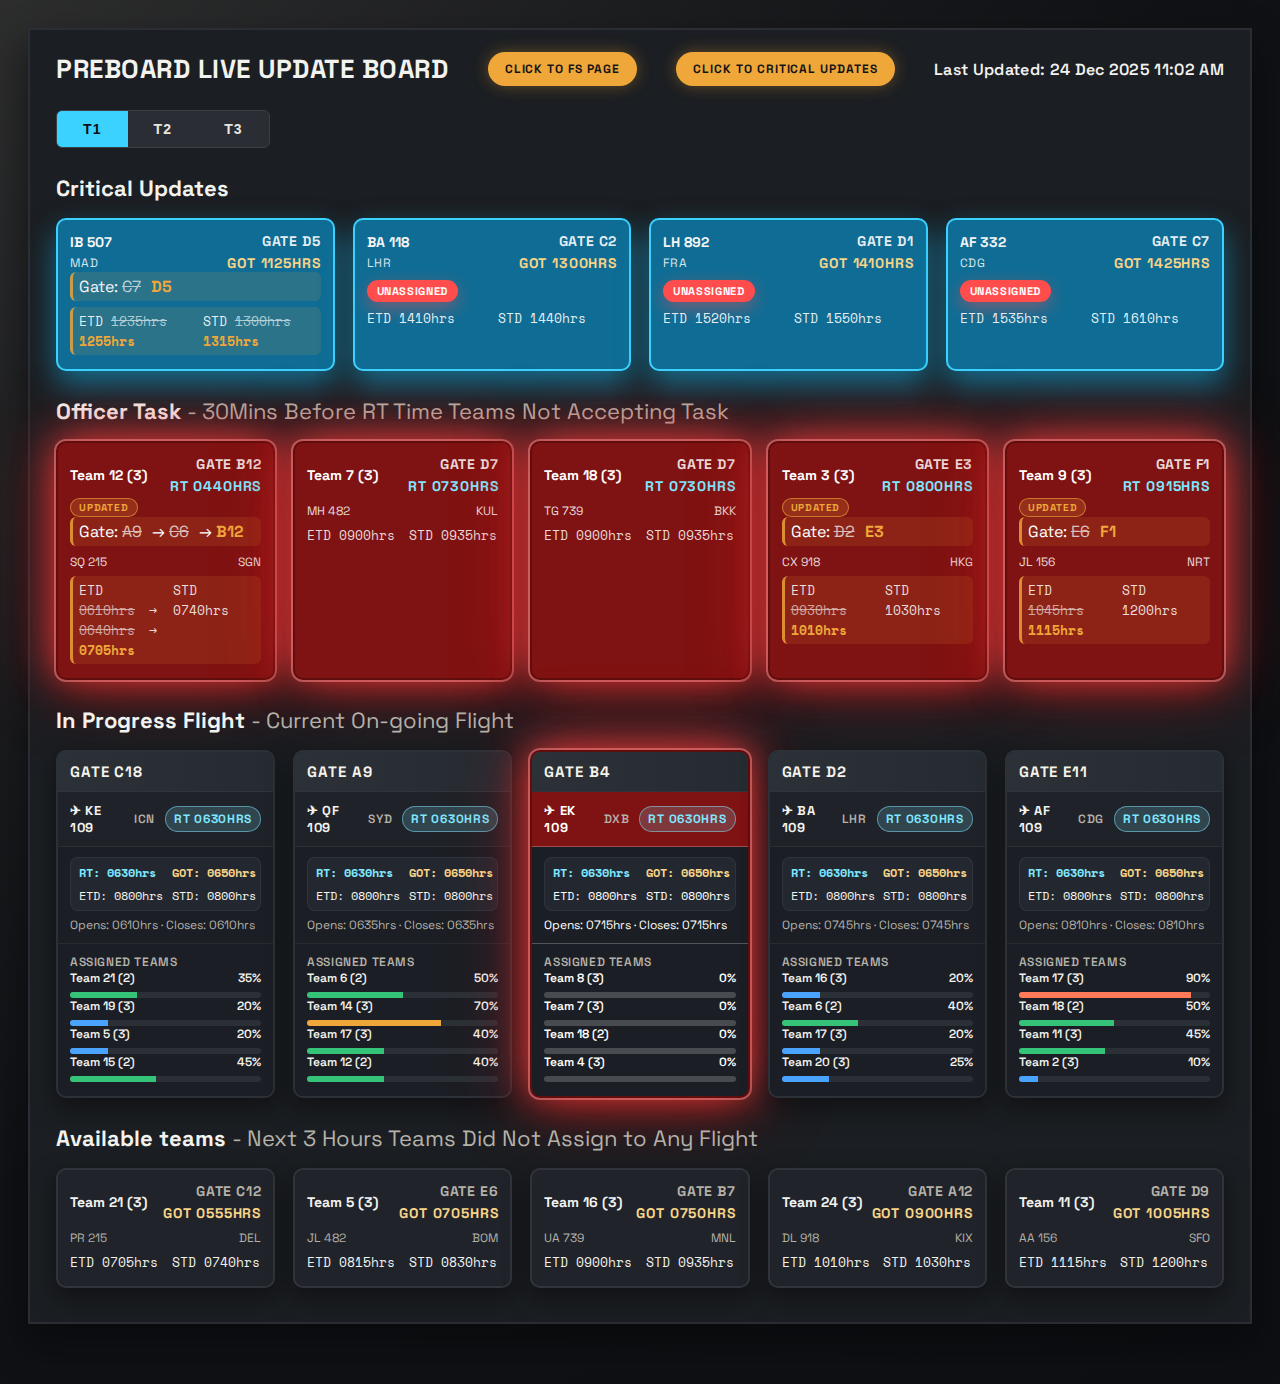
<file: index.html>
<!doctype html>
<html lang="en">
  <head>
    <meta charset="utf-8" />
    <meta name="viewport" content="width=device-width, initial-scale=1" />
    <title>Preboard Critical Page</title>
    <link rel="preconnect" href="https://fonts.googleapis.com" />
    <link rel="preconnect" href="https://fonts.gstatic.com" crossorigin />
    <link
      href="https://fonts.googleapis.com/css2?family=Space+Grotesk:wght@400;500;600;700&family=Space+Mono:wght@400;700&display=swap"
      rel="stylesheet"
    />
    <link rel="stylesheet" href="styles.css?v=20250107" />
  </head>
  <body>
    <main class="page os-page">
      <div class="frame">
        <header class="topbar">
          <h1 class="page-title">PREBOARD LIVE UPDATE BOARD</h1>
          <a class="nav-button" href="in-progress.html">Click to FS Page</a>
          <a class="nav-button" href="critical-updates.html">Click to Critical Updates</a>
          <div class="last-updated">Last Updated: 24 Dec 2025 11:02 AM</div>
          <div class="tabs" role="tablist">
            <button class="tab active" type="button" role="tab" aria-selected="true" data-terminal="t1">T1</button>
            <button class="tab" type="button" role="tab" aria-selected="false" data-terminal="t2">T2</button>
            <button class="tab" type="button" role="tab" aria-selected="false" data-terminal="t3">T3</button>
          </div>
        </header>

        <section class="section" id="unassigned-flights">
          <h2 class="section-title">Critical Updates</h2>
          <div class="card-grid">
            <article class="card muted-card compact t3-card sandwich-card">
              <div class="card-header">
                <div class="card-title-stack">
                  <div class="sandwich-badge">SANDWICH GATE</div>
                  <div class="card-title">LH 604</div>
                  <div class="card-route">FRA</div>
                </div>
                <div class="card-sub sandwich-gate">Gate B9</div>
              </div>
              <div class="unassigned-badge">Unassigned</div>
              <div class="changed-field">Gate: <span class="old">B2</span> <span class="new">B9</span></div>
              <div class="card-times changed-field">
                <span>ETD <span class="old">1150hrs</span> <span class="new">1205hrs</span></span>
                <span>STD <span class="old">1220hrs</span> <span class="new">1240hrs</span></span>
              </div>
            </article>
            <article class="card muted-card compact t3-card sandwich-card">
              <div class="card-header">
                <div class="card-title-stack">
                  <div class="sandwich-badge">SANDWICH GATE</div>
                  <div class="card-title">KL 321</div>
                  <div class="card-route">AMS</div>
                </div>
                <div class="card-sub sandwich-gate">Gate B9</div>
              </div>
              <div class="unassigned-badge">Unassigned</div>
              <div class="card-times">
                <span>ETD 1205hrs</span>
                <span>STD 1240hrs</span>
              </div>
            </article>
            <article class="card muted-card compact t1-card">
              <div class="card-header">
                <div class="card-title-stack">
                  <div class="card-title">IB 507</div>
                  <div class="card-route">MAD</div>
                </div>
                <div class="card-sub">Gate D5</div>
              </div>
              <div class="unassigned-badge">Unassigned</div>
              <div class="changed-field">Gate: <span class="old">C7</span> <span class="new">D5</span></div>
              <div class="card-times changed-field">
                <span>ETD <span class="old">1235hrs</span> <span class="new">1255hrs</span></span>
                <span>STD <span class="old">1300hrs</span> <span class="new">1315hrs</span></span>
              </div>
            </article>
            <article class="card muted-card compact t3-card">
              <div class="card-header">
                <div class="card-title-stack">
                  <div class="card-title">NZ 842</div>
                  <div class="card-route">MEL</div>
                </div>
                <div class="card-sub">Gate A2</div>
              </div>
              <div class="card-times">
                <span>ETD 1330hrs</span>
                <span>STD 1355hrs</span>
              </div>
            </article>
            <article class="card muted-card compact t2-card">
              <div class="card-header">
                <div class="card-title-stack">
                  <div class="card-title">AI 274</div>
                  <div class="card-route">AKL</div>
                </div>
                <div class="card-sub">Gate F4</div>
              </div>
              <div class="unassigned-badge">Unassigned</div>
              <div class="changed-field">Gate: <span class="old">E3</span> <span class="new">F4</span></div>
              <div class="card-times changed-field">
                <span>ETD <span class="old">1320hrs</span> <span class="new">1345hrs</span></span>
                <span>STD <span class="old">1345hrs</span> <span class="new">1400hrs</span></span>
              </div>
            </article>
            <article class="card muted-card compact t1-card">
              <div class="card-header">
                <div class="card-title-stack">
                  <div class="card-title">BA 118</div>
                  <div class="card-route">LHR</div>
                </div>
                <div class="card-sub">Gate C2</div>
              </div>
              <div class="card-times">
                <span>ETD 1410hrs</span>
                <span>STD 1440hrs</span>
              </div>
            </article>
            <article class="card muted-card compact t3-card">
              <div class="card-header">
                <div class="card-title-stack">
                  <div class="card-title">QF 512</div>
                  <div class="card-route">SYD</div>
                </div>
                <div class="card-sub">Gate A6</div>
              </div>
              <div class="card-times">
                <span>ETD 1425hrs</span>
                <span>STD 1455hrs</span>
              </div>
            </article>
            <article class="card muted-card compact t2-card">
              <div class="card-header">
                <div class="card-title-stack">
                  <div class="card-title">EK 209</div>
                  <div class="card-route">DXB</div>
                </div>
                <div class="card-sub">Gate E7</div>
              </div>
              <div class="changed-field">Gate: <span class="old">F6</span> <span class="new">E7</span></div>
              <div class="card-times changed-field">
                <span>ETD <span class="old">1420hrs</span> <span class="new">1445hrs</span></span>
                <span>STD <span class="old">1455hrs</span> <span class="new">1510hrs</span></span>
              </div>
            </article>
            <article class="card muted-card compact t3-card">
              <div class="card-header">
                <div class="card-title-stack">
                  <div class="card-title">JL 728</div>
                  <div class="card-route">NRT</div>
                </div>
                <div class="card-sub">Gate B4</div>
              </div>
              <div class="card-times">
                <span>ETD 1505hrs</span>
                <span>STD 1540hrs</span>
              </div>
            </article>
            <article class="card muted-card compact t1-card">
              <div class="card-header">
                <div class="card-title-stack">
                  <div class="card-title">LH 892</div>
                  <div class="card-route">FRA</div>
                </div>
                <div class="card-sub">Gate D1</div>
              </div>
              <div class="card-times">
                <span>ETD 1520hrs</span>
                <span>STD 1550hrs</span>
              </div>
            </article>
            <article class="card muted-card compact t1-card">
              <div class="card-header">
                <div class="card-title-stack">
                  <div class="card-title">AF 332</div>
                  <div class="card-route">CDG</div>
                </div>
                <div class="card-sub">Gate C7</div>
              </div>
              <div class="card-times">
                <span>ETD 1535hrs</span>
                <span>STD 1610hrs</span>
              </div>
            </article>
            <article class="card muted-card compact t2-card">
              <div class="card-header">
                <div class="card-title-stack">
                  <div class="card-title">CX 240</div>
                  <div class="card-route">HKG</div>
                </div>
                <div class="card-sub">Gate E2</div>
              </div>
              <div class="card-times">
                <span>ETD 1555hrs</span>
                <span>STD 1630hrs</span>
              </div>
            </article>
            <article class="card muted-card compact t3-card">
              <div class="card-header">
                <div class="card-title-stack">
                  <div class="card-title">TG 611</div>
                  <div class="card-route">BKK</div>
                </div>
                <div class="card-sub">Gate A4</div>
              </div>
              <div class="card-times">
                <span>ETD 1615hrs</span>
                <span>STD 1645hrs</span>
              </div>
            </article>
            <article class="card muted-card compact t2-card">
              <div class="card-header">
                <div class="card-title-stack">
                  <div class="card-title">UA 730</div>
                  <div class="card-route">SFO</div>
                </div>
                <div class="card-sub">Gate F2</div>
              </div>
              <div class="card-times">
                <span>ETD 1630hrs</span>
                <span>STD 1700hrs</span>
              </div>
            </article>
            <article class="card muted-card compact t3-card">
              <div class="card-header">
                <div class="card-title-stack">
                  <div class="card-title">KL 881</div>
                  <div class="card-route">AMS</div>
                </div>
                <div class="card-sub">Gate B6</div>
              </div>
              <div class="card-times">
                <span>ETD 1650hrs</span>
                <span>STD 1720hrs</span>
              </div>
            </article>
          </div>
        </section>

        <section class="section alert-section">
          <h2 class="section-title">
            Officer Task <span>- 30Mins Before RT Time Teams Not Accepting Task</span>
          </h2>
          <div class="card-grid">
            <article class="card compact">
              <div class="card-header">
                <div class="card-title">Team 12 (3)</div>
                <div class="card-sub">Gate B12</div>
              </div>
              <div class="change-badge">Updated</div>
              <div class="changed-field">Gate: <span class="old">A9</span> → <span class="old">C6</span> → <span class="new">B12</span></div>
              <div class="card-meta">
                <span>SQ 215</span>
                <span>SGN</span>
              </div>
              <div class="card-times changed-field">
                <span>ETD <span class="old">0610hrs</span> → <span class="old">0640hrs</span> → <span class="new">0705hrs</span></span>
                <span>STD 0740hrs</span>
              </div>
            </article>
            <article class="card compact">
              <div class="card-header">
                <div class="card-title">Team 7 (3)</div>
                <div class="card-sub sandwich-gate">Gate D7</div>
              </div>
              <div class="card-meta">
                <span>MH 482</span>
                <span>KUL</span>
              </div>
              <div class="card-times">
                <span>ETD 0900hrs</span>
                <span>STD 0935hrs</span>
              </div>
            </article>
            <article class="card compact">
              <div class="card-header">
                <div class="card-title">Team 18 (3)</div>
                <div class="card-sub sandwich-gate">Gate D7</div>
              </div>
              <div class="card-meta">
                <span>TG 739</span>
                <span>BKK</span>
              </div>
              <div class="card-times">
                <span>ETD 0900hrs</span>
                <span>STD 0935hrs</span>
              </div>
            </article>
            <article class="card compact">
              <div class="card-header">
                <div class="card-title">Team 3 (3)</div>
                <div class="card-sub">Gate E3</div>
              </div>
              <div class="change-badge">Updated</div>
              <div class="changed-field">Gate: <span class="old">D2</span> <span class="new">E3</span></div>
              <div class="card-meta">
                <span>CX 918</span>
                <span>HKG</span>
              </div>
              <div class="card-times changed-field">
                <span>ETD <span class="old">0930hrs</span> <span class="new">1010hrs</span></span>
                <span>STD 1030hrs</span>
              </div>
            </article>
            <article class="card compact">
              <div class="card-header">
                <div class="card-title">Team 9 (3)</div>
                <div class="card-sub">Gate F1</div>
              </div>
              <div class="change-badge">Updated</div>
              <div class="changed-field">Gate: <span class="old">E6</span> <span class="new">F1</span></div>
              <div class="card-meta">
                <span>JL 156</span>
                <span>NRT</span>
              </div>
              <div class="card-times changed-field">
                <span>ETD <span class="old">1045hrs</span> <span class="new">1115hrs</span></span>
                <span>STD 1200hrs</span>
              </div>
            </article>
          </div>
        </section>

        <section class="section">
          <h2 class="section-title">In Progress Flight <span>- Current On-going Flight</span></h2>
          <div class="card-grid">
            <article class="card flight-card">
              <div class="gate-banner">Gate C18</div>
              <div class="flight-top">
                <div class="flight-tag">✈ KE 109</div>
                <div class="card-sub">ICN</div>
                <div class="status delayed">Delayed</div>
              </div>
              <div class="flight-details">
                <div class="flight-times">
                  <span>ETD: 0800hrs</span>
                  <span>STD: 0800hrs</span>
                </div>
                <div>Opens: 0610hrs · Closes: 0610hrs</div>
              </div>
              <div class="flight-progress">
                <div class="card-sub">Assigned Teams</div>
                <div class="progress-row">
                  <span>Team 21</span>
                  <span>35%</span>
                </div>
                <div class="progress-bar"><span style="width: 35%"></span></div>
                <div class="progress-row">
                  <span>Team 19</span>
                  <span>20%</span>
                </div>
                <div class="progress-bar"><span style="width: 20%"></span></div>
                <div class="progress-row">
                  <span>Team 5</span>
                  <span>20%</span>
                </div>
                <div class="progress-bar"><span style="width: 20%"></span></div>
                <div class="progress-row">
                  <span>Team 15</span>
                  <span>45%</span>
                </div>
                <div class="progress-bar"><span style="width: 45%"></span></div>
              </div>
            </article>

            <article class="card flight-card">
              <div class="gate-banner">Gate A9</div>
              <div class="flight-top">
                <div class="flight-tag">✈ QF 109</div>
                <div class="card-sub">SYD</div>
                <div class="status on-time">On-Time</div>
              </div>
              <div class="flight-details">
                <div class="flight-times">
                  <span>ETD: 0800hrs</span>
                  <span>STD: 0800hrs</span>
                </div>
                <div>Opens: 0635hrs · Closes: 0635hrs</div>
              </div>
              <div class="flight-progress">
                <div class="card-sub">Assigned Teams</div>
                <div class="progress-row">
                  <span>Team 6</span>
                  <span>50%</span>
                </div>
                <div class="progress-bar"><span style="width: 50%"></span></div>
                <div class="progress-row">
                  <span>Team 14</span>
                  <span>70%</span>
                </div>
                <div class="progress-bar"><span style="width: 70%"></span></div>
                <div class="progress-row">
                  <span>Team 17</span>
                  <span>40%</span>
                </div>
                <div class="progress-bar"><span style="width: 40%"></span></div>
                <div class="progress-row">
                  <span>Team 12</span>
                  <span>40%</span>
                </div>
                <div class="progress-bar"><span style="width: 40%"></span></div>
              </div>
            </article>

            <article class="card flight-card critical">
              <div class="gate-banner">Gate B4</div>
              <div class="flight-top">
                <div class="flight-tag">✈ EK 109</div>
                <div class="card-sub">DXB</div>
                <div class="status on-time">On-Time</div>
              </div>
              <div class="flight-details">
                <div class="flight-times">
                  <span>ETD: 0800hrs</span>
                  <span>STD: 0800hrs</span>
                </div>
                <div>Opens: 0715hrs · Closes: 0715hrs</div>
              </div>
              <div class="flight-progress">
                <div class="card-sub">Assigned Teams</div>
                <div class="progress-row">
                  <span>Team 8</span>
                  <span>0%</span>
                </div>
                <div class="progress-bar"><span style="width: 0%"></span></div>
                <div class="progress-row">
                  <span>Team 7</span>
                  <span>0%</span>
                </div>
                <div class="progress-bar"><span style="width: 0%"></span></div>
                <div class="progress-row">
                  <span>Team 18</span>
                  <span>0%</span>
                </div>
                <div class="progress-bar"><span style="width: 0%"></span></div>
                <div class="progress-row">
                  <span>Team 4</span>
                  <span>0%</span>
                </div>
                <div class="progress-bar"><span style="width: 0%"></span></div>
              </div>
            </article>

            <article class="card flight-card">
              <div class="gate-banner">Gate D2</div>
              <div class="flight-top">
                <div class="flight-tag">✈ BA 109</div>
                <div class="card-sub">LHR</div>
                <div class="status on-time">On-Time</div>
              </div>
              <div class="flight-details">
                <div class="flight-times">
                  <span>ETD: 0800hrs</span>
                  <span>STD: 0800hrs</span>
                </div>
                <div>Opens: 0745hrs · Closes: 0745hrs</div>
              </div>
              <div class="flight-progress">
                <div class="card-sub">Assigned Teams</div>
                <div class="progress-row">
                  <span>Team 16</span>
                  <span>20%</span>
                </div>
                <div class="progress-bar"><span style="width: 20%"></span></div>
                <div class="progress-row">
                  <span>Team 6</span>
                  <span>40%</span>
                </div>
                <div class="progress-bar"><span style="width: 40%"></span></div>
                <div class="progress-row">
                  <span>Team 17</span>
                  <span>20%</span>
                </div>
                <div class="progress-bar"><span style="width: 20%"></span></div>
                <div class="progress-row">
                  <span>Team 20</span>
                  <span>25%</span>
                </div>
                <div class="progress-bar"><span style="width: 25%"></span></div>
              </div>
            </article>

            <article class="card flight-card">
              <div class="gate-banner">Gate E11</div>
              <div class="flight-top">
                <div class="flight-tag">✈ AF 109</div>
                <div class="card-sub">CDG</div>
                <div class="status on-time">On-Time</div>
              </div>
              <div class="flight-details">
                <div class="flight-times">
                  <span>ETD: 0800hrs</span>
                  <span>STD: 0800hrs</span>
                </div>
                <div>Opens: 0810hrs · Closes: 0810hrs</div>
              </div>
              <div class="flight-progress">
                <div class="card-sub">Assigned Teams</div>
                <div class="progress-row">
                  <span>Team 17</span>
                  <span>90%</span>
                </div>
                <div class="progress-bar"><span style="width: 90%"></span></div>
                <div class="progress-row">
                  <span>Team 18</span>
                  <span>50%</span>
                </div>
                <div class="progress-bar"><span style="width: 50%"></span></div>
                <div class="progress-row">
                  <span>Team 11</span>
                  <span>45%</span>
                </div>
                <div class="progress-bar"><span style="width: 45%"></span></div>
                <div class="progress-row">
                  <span>Team 2</span>
                  <span>10%</span>
                </div>
                <div class="progress-bar"><span style="width: 10%"></span></div>
              </div>
            </article>
          </div>
        </section>

        <section class="section">
          <h2 class="section-title">
            Available teams <span>- Next 3 Hours Teams Did Not Assign to Any Flight</span>
          </h2>
          <div class="card-grid">
            <article class="card compact">
              <div class="card-header">
                <div class="card-title">Team 21 (3)</div>
                <div class="card-sub">Gate C12</div>
              </div>
              <div class="card-meta">
                <span>PR 215</span>
                <span>DEL</span>
              </div>
              <div class="card-times">
                <span>ETD 0705hrs</span>
                <span>STD 0740hrs</span>
              </div>
            </article>
            <article class="card compact">
              <div class="card-header">
                <div class="card-title">Team 5 (3)</div>
                <div class="card-sub">Gate E6</div>
              </div>
              <div class="card-meta">
                <span>JL 482</span>
                <span>BOM</span>
              </div>
              <div class="card-times">
                <span>ETD 0815hrs</span>
                <span>STD 0830hrs</span>
              </div>
            </article>
            <article class="card compact">
              <div class="card-header">
                <div class="card-title">Team 16 (3)</div>
                <div class="card-sub">Gate B7</div>
              </div>
              <div class="card-meta">
                <span>UA 739</span>
                <span>MNL</span>
              </div>
              <div class="card-times">
                <span>ETD 0900hrs</span>
                <span>STD 0935hrs</span>
              </div>
            </article>
            <article class="card compact">
              <div class="card-header">
                <div class="card-title">Team 24 (3)</div>
                <div class="card-sub">Gate A12</div>
              </div>
              <div class="card-meta">
                <span>DL 918</span>
                <span>KIX</span>
              </div>
              <div class="card-times">
                <span>ETD 1010hrs</span>
                <span>STD 1030hrs</span>
              </div>
            </article>
            <article class="card compact">
              <div class="card-header">
                <div class="card-title">Team 11 (3)</div>
                <div class="card-sub">Gate D9</div>
              </div>
              <div class="card-meta">
                <span>AA 156</span>
                <span>SFO</span>
              </div>
              <div class="card-times">
                <span>ETD 1115hrs</span>
                <span>STD 1200hrs</span>
              </div>
            </article>
          </div>
        </section>
      </div>
    </main>
    <script src="app.js?v=20250107"></script>
  </body>
</html>
</file>
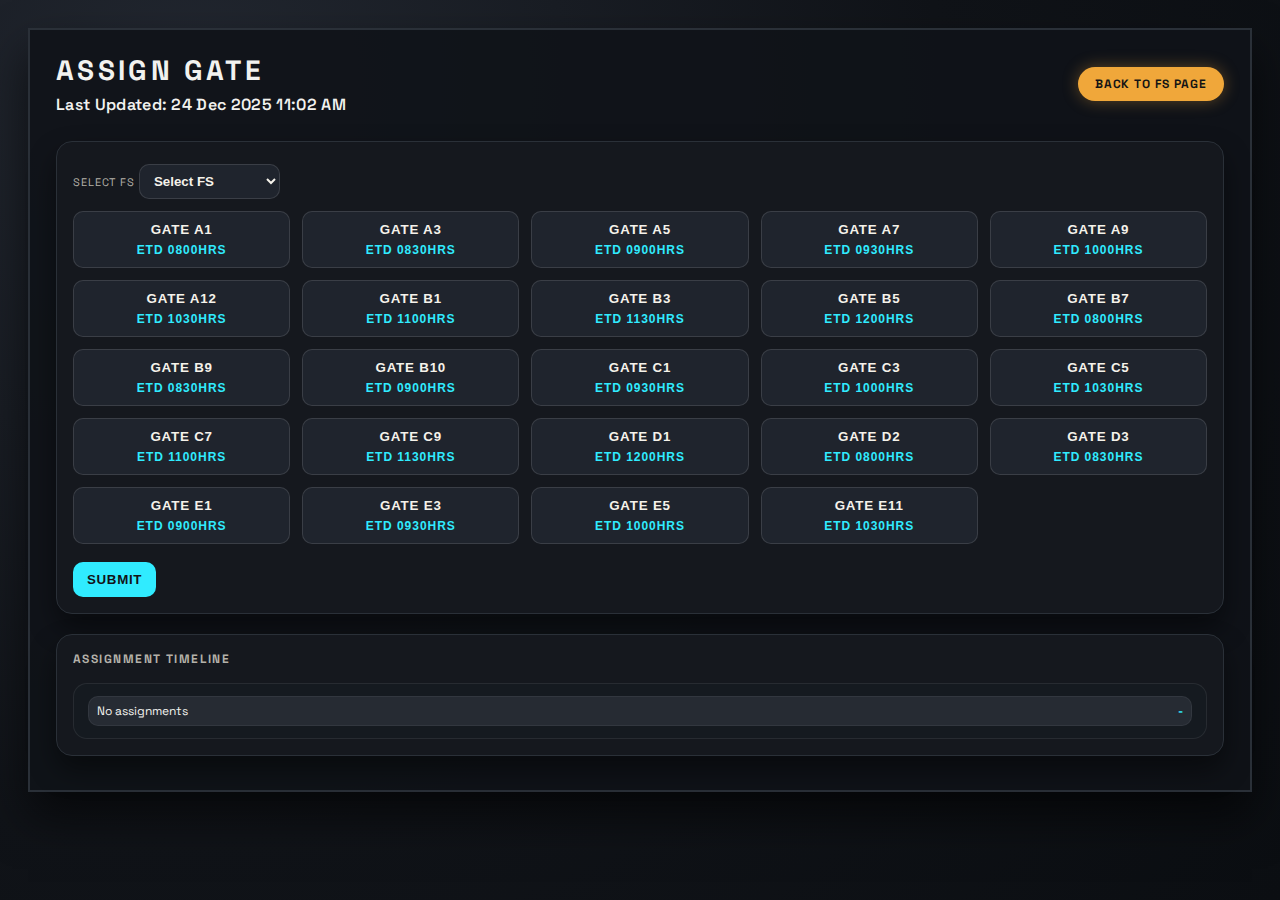
<file: assign.html>
<!doctype html>
<html lang="en">
  <head>
    <meta charset="utf-8" />
    <meta name="viewport" content="width=device-width, initial-scale=1" />
    <title>Assign Gate</title>
    <link rel="preconnect" href="https://fonts.googleapis.com" />
    <link rel="preconnect" href="https://fonts.gstatic.com" crossorigin />
    <link
      href="https://fonts.googleapis.com/css2?family=Space+Grotesk:wght@400;500;600;700&family=Space+Mono:wght@400;700&display=swap"
      rel="stylesheet"
    />
    <link rel="stylesheet" href="styles.css" />
  </head>
  <body>
    <main class="page in-progress-page control-room">
      <div class="frame">
        <header class="topbar">
          <div class="header-left">
            <h1 class="page-title">Assign Gate</h1>
            <div class="last-updated">Last Updated: 24 Dec 2025 11:02 AM</div>
          </div>
          <div class="header-right">
            <a class="nav-button" href="in-progress.html">Back to FS Page</a>
          </div>
        </header>

        <section class="section">
          <div class="assign-page">
            <div class="assign-panel">
              <label class="assign-label" for="assign-fs">Select FS</label>
              <select id="assign-fs" class="assign-select">
                <option value="">Select FS</option>
                <option>FS - A. Rahman</option>
                <option>FS - S. Lim</option>
                <option>FS - K. Wong</option>
                <option>FS - J. Tan</option>
              </select>
              <div class="assign-grid" id="assign-gate-list"></div>
              <div class="assign-actions">
                <button class="modal-action assign-submit" type="button" id="assign-submit">Submit</button>
              </div>
            </div>
            <div class="assign-panel">
              <h3 class="assign-title">Assignment Timeline</h3>
              <div class="assign-summary" id="assign-summary"></div>
            </div>
          </div>
        </section>
      </div>
    </main>
    <script src="app.js"></script>
  </body>
</html>
</file>
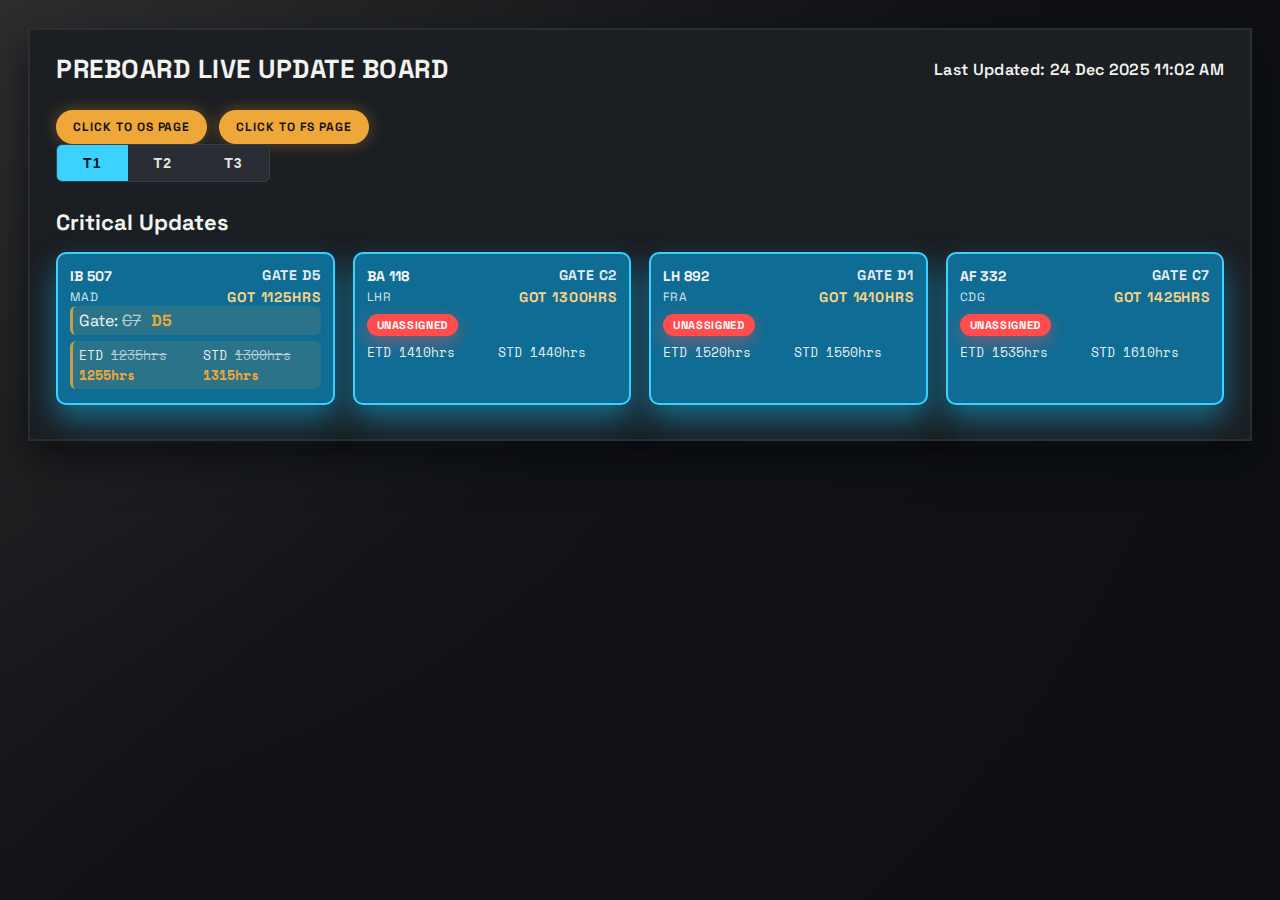
<file: critical-updates.html>
<!doctype html>
<html lang="en">
  <head>
    <meta charset="utf-8" />
    <meta name="viewport" content="width=device-width, initial-scale=1" />
    <title>Preboard Live Update Board</title>
    <link rel="preconnect" href="https://fonts.googleapis.com" />
    <link rel="preconnect" href="https://fonts.gstatic.com" crossorigin />
    <link
      href="https://fonts.googleapis.com/css2?family=Space+Grotesk:wght@400;500;600;700&family=Space+Mono:wght@400;700&display=swap"
      rel="stylesheet"
    />
    <link rel="stylesheet" href="styles.css?v=20250107" />
  </head>
  <body>
    <main class="page os-page critical-page">
      <div class="frame">
        <header class="topbar">
          <div class="header-left">
            <div class="title-inline">
              <h1 class="page-title">PREBOARD LIVE UPDATE BOARD</h1>
              <div class="last-updated">Last Updated: 24 Dec 2025 11:02 AM</div>
            </div>
          </div>
          <div class="header-right">
            <a class="nav-button" href="index.html">Click to OS Page</a>
            <a class="nav-button" href="in-progress.html">Click to FS Page</a>
          </div>
        </header>
        <div class="tabs" role="tablist">
          <button class="tab active" type="button" role="tab" aria-selected="true" data-terminal="t1">T1</button>
          <button class="tab" type="button" role="tab" aria-selected="false" data-terminal="t2">T2</button>
          <button class="tab" type="button" role="tab" aria-selected="false" data-terminal="t3">T3</button>
        </div>

        <section class="section" id="unassigned-flights">
          <h2 class="section-title">Critical Updates</h2>
          <div class="card-grid">
            <article class="card muted-card compact t3-card sandwich-card">
              <div class="card-header">
                <div class="card-title-stack">
                  <div class="sandwich-badge">SANDWICH GATE</div>
                  <div class="card-title">LH 604</div>
                  <div class="card-route">FRA</div>
                </div>
                <div class="card-sub sandwich-gate">Gate B9</div>
              </div>
              <div class="changed-field">Gate: <span class="old">B2</span> <span class="new">B9</span></div>
              <div class="card-times changed-field">
                <span>ETD <span class="old">1150hrs</span> <span class="new">1205hrs</span></span>
                <span>STD <span class="old">1220hrs</span> <span class="new">1240hrs</span></span>
              </div>
            </article>
            <article class="card muted-card compact t3-card sandwich-card">
              <div class="card-header">
                <div class="card-title-stack">
                  <div class="sandwich-badge">SANDWICH GATE</div>
                  <div class="card-title">KL 321</div>
                  <div class="card-route">AMS</div>
                </div>
                <div class="card-sub sandwich-gate">Gate B9</div>
              </div>
              <div class="card-times">
                <span>ETD 1205hrs</span>
                <span>STD 1240hrs</span>
              </div>
            </article>
            <article class="card muted-card compact t1-card">
              <div class="card-header">
                <div class="card-title-stack">
                  <div class="card-title">IB 507</div>
                  <div class="card-route">MAD</div>
                </div>
                <div class="card-sub">Gate D5</div>
              </div>
              <div class="changed-field">Gate: <span class="old">C7</span> <span class="new">D5</span></div>
              <div class="card-times changed-field">
                <span>ETD <span class="old">1235hrs</span> <span class="new">1255hrs</span></span>
                <span>STD <span class="old">1300hrs</span> <span class="new">1315hrs</span></span>
              </div>
            </article>
            <article class="card muted-card compact t3-card">
              <div class="card-header">
                <div class="card-title-stack">
                  <div class="card-title">NZ 842</div>
                  <div class="card-route">MEL</div>
                </div>
                <div class="card-sub">Gate A2</div>
              </div>
              <div class="card-times">
                <span>ETD 1330hrs</span>
                <span>STD 1355hrs</span>
              </div>
            </article>
            <article class="card muted-card compact t2-card">
              <div class="card-header">
                <div class="card-title-stack">
                  <div class="card-title">AI 274</div>
                  <div class="card-route">AKL</div>
                </div>
                <div class="card-sub">Gate F4</div>
              </div>
              <div class="changed-field">Gate: <span class="old">E3</span> <span class="new">F4</span></div>
              <div class="card-times changed-field">
                <span>ETD <span class="old">1320hrs</span> <span class="new">1345hrs</span></span>
                <span>STD <span class="old">1345hrs</span> <span class="new">1400hrs</span></span>
              </div>
            </article>
            <article class="card muted-card compact t1-card">
              <div class="card-header">
                <div class="card-title-stack">
                  <div class="card-title">BA 118</div>
                  <div class="card-route">LHR</div>
                </div>
                <div class="card-sub">Gate C2</div>
              </div>
              <div class="card-times">
                <span>ETD 1410hrs</span>
                <span>STD 1440hrs</span>
              </div>
            </article>
            <article class="card muted-card compact t3-card">
              <div class="card-header">
                <div class="card-title-stack">
                  <div class="card-title">QF 512</div>
                  <div class="card-route">SYD</div>
                </div>
                <div class="card-sub">Gate A6</div>
              </div>
              <div class="card-times">
                <span>ETD 1425hrs</span>
                <span>STD 1455hrs</span>
              </div>
            </article>
            <article class="card muted-card compact t2-card">
              <div class="card-header">
                <div class="card-title-stack">
                  <div class="card-title">EK 209</div>
                  <div class="card-route">DXB</div>
                </div>
                <div class="card-sub">Gate E7</div>
              </div>
              <div class="changed-field">Gate: <span class="old">F6</span> <span class="new">E7</span></div>
              <div class="card-times changed-field">
                <span>ETD <span class="old">1420hrs</span> <span class="new">1445hrs</span></span>
                <span>STD <span class="old">1455hrs</span> <span class="new">1510hrs</span></span>
              </div>
            </article>
            <article class="card muted-card compact t3-card">
              <div class="card-header">
                <div class="card-title-stack">
                  <div class="card-title">JL 728</div>
                  <div class="card-route">NRT</div>
                </div>
                <div class="card-sub">Gate B4</div>
              </div>
              <div class="card-times">
                <span>ETD 1505hrs</span>
                <span>STD 1540hrs</span>
              </div>
            </article>
            <article class="card muted-card compact t1-card">
              <div class="card-header">
                <div class="card-title-stack">
                  <div class="card-title">LH 892</div>
                  <div class="card-route">FRA</div>
                </div>
                <div class="card-sub">Gate D1</div>
              </div>
              <div class="card-times">
                <span>ETD 1520hrs</span>
                <span>STD 1550hrs</span>
              </div>
            </article>
            <article class="card muted-card compact t1-card">
              <div class="card-header">
                <div class="card-title-stack">
                  <div class="card-title">AF 332</div>
                  <div class="card-route">CDG</div>
                </div>
                <div class="card-sub">Gate C7</div>
              </div>
              <div class="card-times">
                <span>ETD 1535hrs</span>
                <span>STD 1610hrs</span>
              </div>
            </article>
            <article class="card muted-card compact t2-card">
              <div class="card-header">
                <div class="card-title-stack">
                  <div class="card-title">CX 240</div>
                  <div class="card-route">HKG</div>
                </div>
                <div class="card-sub">Gate E2</div>
              </div>
              <div class="card-times">
                <span>ETD 1555hrs</span>
                <span>STD 1630hrs</span>
              </div>
            </article>
            <article class="card muted-card compact t3-card">
              <div class="card-header">
                <div class="card-title-stack">
                  <div class="card-title">TG 611</div>
                  <div class="card-route">BKK</div>
                </div>
                <div class="card-sub">Gate A4</div>
              </div>
              <div class="card-times">
                <span>ETD 1615hrs</span>
                <span>STD 1645hrs</span>
              </div>
            </article>
            <article class="card muted-card compact t2-card">
              <div class="card-header">
                <div class="card-title-stack">
                  <div class="card-title">UA 730</div>
                  <div class="card-route">SFO</div>
                </div>
                <div class="card-sub">Gate F2</div>
              </div>
              <div class="card-times">
                <span>ETD 1630hrs</span>
                <span>STD 1700hrs</span>
              </div>
            </article>
            <article class="card muted-card compact t3-card">
              <div class="card-header">
                <div class="card-title-stack">
                  <div class="card-title">KL 881</div>
                  <div class="card-route">AMS</div>
                </div>
                <div class="card-sub">Gate B6</div>
              </div>
              <div class="card-times">
                <span>ETD 1650hrs</span>
                <span>STD 1720hrs</span>
              </div>
            </article>
          </div>
        </section>
      </div>
    </main>
    <script src="app.js?v=20250107"></script>
  </body>
</html>
</file>
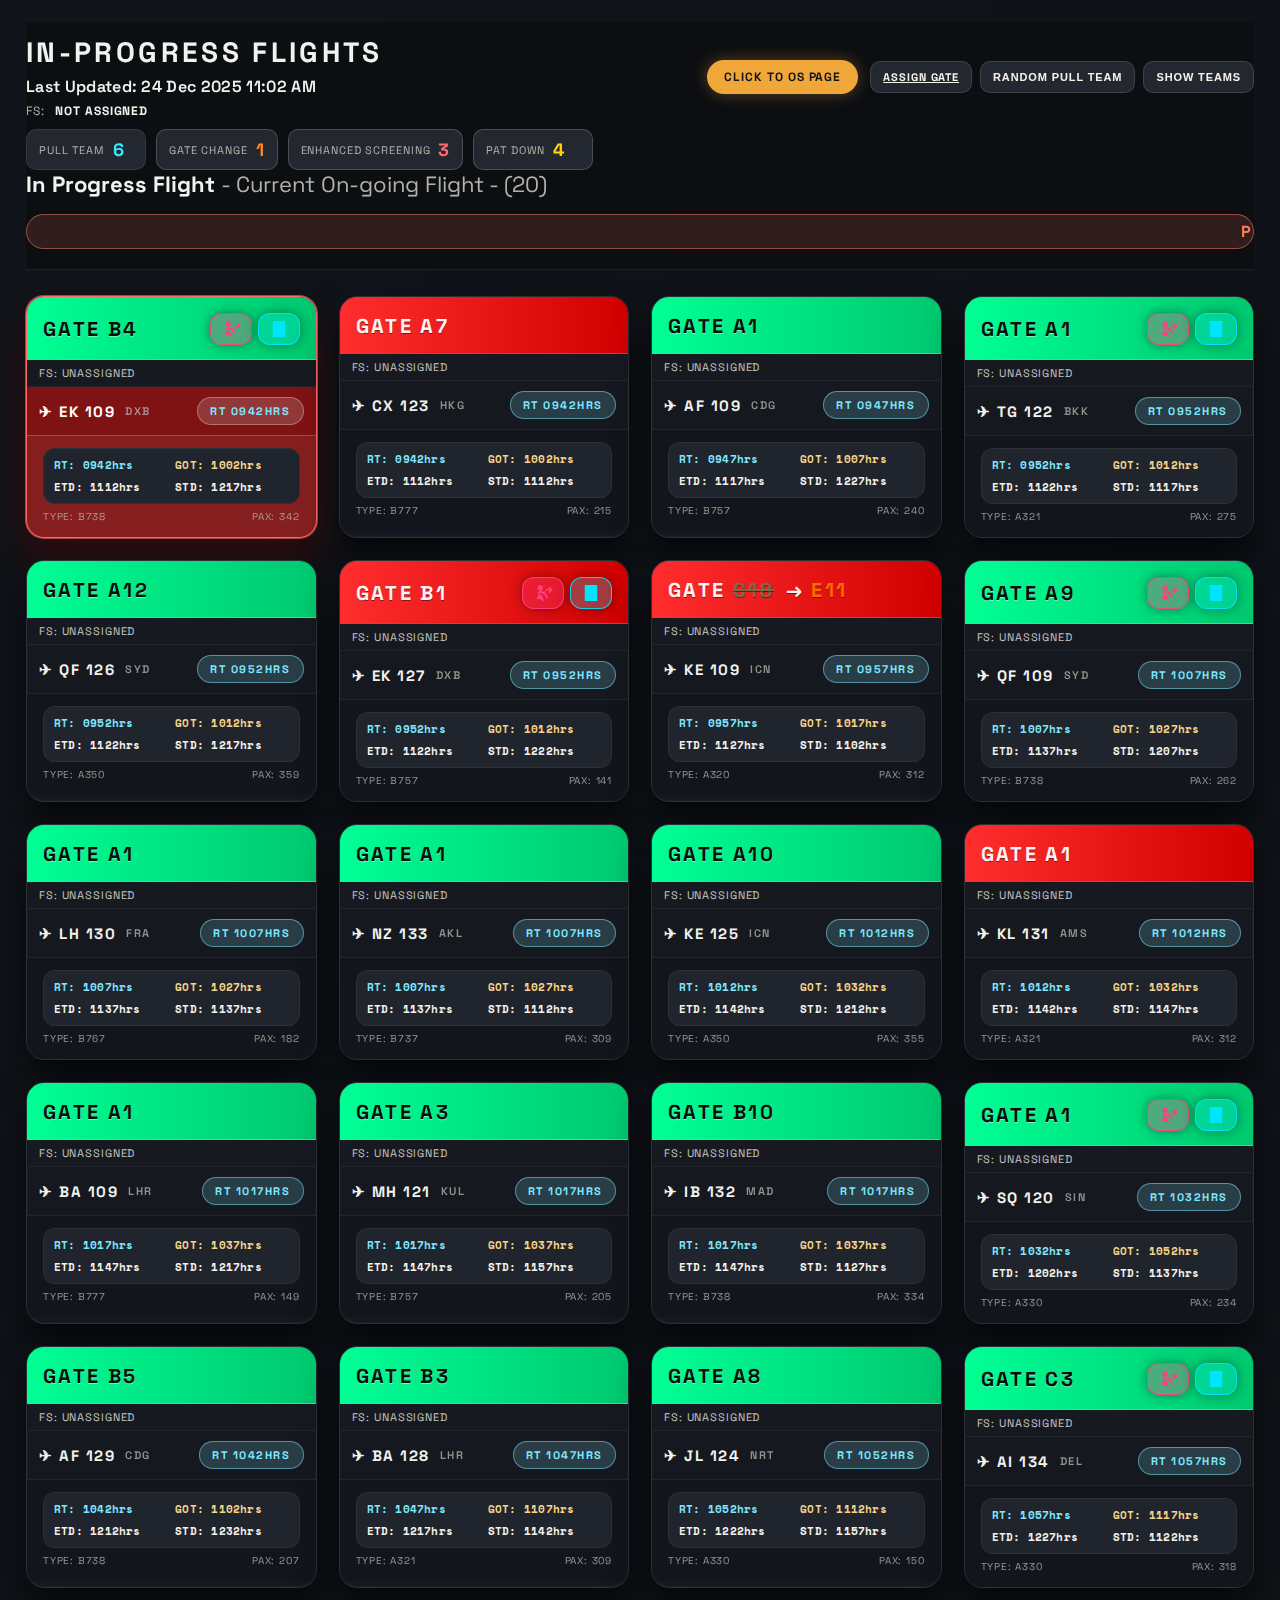
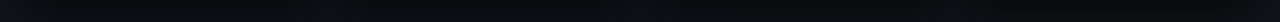
<file: in-progress.html>
<!doctype html>
<html lang="en">
  <head>
    <meta charset="utf-8" />
    <meta name="viewport" content="width=device-width, initial-scale=1" />
    <title>Preboard Critical Page</title>
    <link rel="preconnect" href="https://fonts.googleapis.com" />
    <link rel="preconnect" href="https://fonts.gstatic.com" crossorigin />
    <link
      href="https://fonts.googleapis.com/css2?family=Space+Grotesk:wght@400;500;600;700&family=Space+Mono:wght@400;700&display=swap"
      rel="stylesheet"
    />
    <link rel="stylesheet" href="styles.css?v=20250107" />
  </head>
  <body>
    <main class="page in-progress-page control-room full-screen">
      <div class="frame">
        <div class="sticky-wrap">
          <header class="topbar">
            <div class="header-left">
              <h1 class="page-title">In-Progress Flights</h1>
              <div class="last-updated">Last Updated: 24 Dec 2025 11:02 AM</div>
              <div class="fs-update">FS: <span id="fs-name">Not Assigned</span></div>
            </div>
            <div class="header-right">
              <a class="nav-button" href="index.html">Click to OS Page</a>
              <div class="header-actions">
                <a class="pull-random" href="assign.html">Assign Gate</a>
                <button class="pull-random" type="button" id="pull-random">Random Pull Team</button>
                <button class="pull-random" type="button" id="toggle-teams">Hide Teams</button>
              </div>
            </div>
          </header>
          <div class="metric-row">
            <div class="pull-count" id="pull-count-tile" role="button" tabindex="0">Pull Team <span id="pull-count">0</span></div>
            <div class="pull-count alert-tile gate-change-count" id="gate-change-count-tile" role="button" tabindex="0">Gate Change <span id="gate-change-count">0</span></div>
            <div class="pull-count alert-tile enhanced-count">Enhanced Screening <span id="enhanced-count">0</span></div>
            <div class="pull-count alert-tile patdown-count" id="patdown-count-tile" role="button" tabindex="0">Pat Down <span id="patdown-count">0</span></div>
          </div>
          <h2 class="section-title">In Progress Flight <span>- Current On-going Flight - (<span id="gate-count">0</span>)</span></h2>
          <div class="alert-ticker" aria-live="polite">
            <span>PLEASE TAKE IMMEDIATE ACTION AT GATE B4</span>
          </div>
        </div>
        <section class="section">
          <div class="layout-split">
            <div class="card-grid five-cols">
            <article class="card flight-card gate-changed">
              <div class="gate-banner">
                <span class="gate-label">Gate <span class="old-gate">C18</span> → <span class="new-gate">E11</span></span>
                <div class="gate-badges"></div>
                <div class="gate-actions"></div></div>
              <div class="fs-badge">FS: Unassigned</div>
              <div class="flight-top">
                <div class="flight-tag">✈ KE 109</div>
                <div class="card-sub">ICN</div>
                <div class="status delayed">Delayed</div>
              </div>
              <div class="flight-details">
                <div class="flight-times">
                  <span>ETD: 1127hrs</span>
                  <span>STD: 1102hrs</span>
                </div>
                <div class="flight-meta"><span>Type: A320</span><span>Pax: 312</span></div>
              </div>
              <div class="flight-progress">
                <div class="card-sub">Assigned Teams</div>
                <div class="progress-row">
                  <span>Team 4</span>
                  <span>10%</span>
                </div>
                <div class="progress-bar"><span style="width: 10%"></span></div>
                <div class="progress-row">
                  <span>Team 7</span>
                  <span>30%</span>
                </div>
                <div class="progress-bar"><span style="width: 30%"></span></div>
                <div class="progress-row">
                  <span>Team 2</span>
                  <span>25%</span>
                </div>
                <div class="progress-bar"><span style="width: 25%"></span></div>
                <div class="progress-row">
                  <span>Team 10</span>
                  <span>20%</span>
                </div>
                <div class="progress-bar"><span style="width: 20%"></span></div>
              </div>
            </article>

            <article class="card flight-card">
              <div class="gate-banner">
                <span class="gate-label">Gate A9</span>
                <div class="gate-badges"></div>
                <div class="gate-actions"></div></div>
              <div class="fs-badge">FS: Unassigned</div>
              <div class="flight-top">
                <div class="flight-tag">✈ QF 109</div>
                <div class="card-sub">SYD</div>
                <div class="status on-time">On-Time</div>
              </div>
              <div class="flight-details">
                <div class="flight-times">
                  <span>ETD: 1137hrs</span>
                  <span>STD: 1207hrs</span>
                </div>
                <div class="flight-meta"><span>Type: B738</span><span>Pax: 262</span></div>
              </div>
              <div class="flight-progress">
                <div class="card-sub">Assigned Teams</div>
                <div class="progress-row">
                  <span>Team 4</span>
                  <span>20%</span>
                </div>
                <div class="progress-bar"><span style="width: 20%"></span></div>
                <div class="progress-row">
                  <span>Team 2</span>
                  <span>80%</span>
                </div>
                <div class="progress-bar"><span style="width: 80%"></span></div>
                <div class="progress-row">
                  <span>Team 2</span>
                  <span>70%</span>
                </div>
                <div class="progress-bar"><span style="width: 70%"></span></div>
                <div class="progress-row">
                  <span>Team 10</span>
                  <span>45%</span>
                </div>
                <div class="progress-bar"><span style="width: 45%"></span></div>
              </div>
            </article>

            <article class="card flight-card critical">
              <div class="gate-banner">
                <span class="gate-label">Gate B4</span>
                <div class="gate-badges"></div>
                <div class="gate-actions"></div></div>
              <div class="fs-badge">FS: Unassigned</div>
              <div class="flight-top">
                <div class="flight-tag">✈ EK 109</div>
                <div class="card-sub">DXB</div>
                <div class="status on-time">On-Time</div>
              </div>
              <div class="flight-details">
                <div class="flight-times">
                  <span>ETD: 1112hrs</span>
                  <span>STD: 1217hrs</span>
                </div>
                <div class="flight-meta"><span>Type: B738</span><span>Pax: 342</span></div>
              </div>
              <div class="flight-progress">
                <div class="card-sub">Assigned Teams</div>
                <div class="progress-row">
                  <span>Team 7</span>
                  <span>80%</span>
                </div>
                <div class="progress-bar"><span style="width: 80%"></span></div>
                <div class="progress-row">
                  <span>Team 15</span>
                  <span>10%</span>
                </div>
                <div class="progress-bar"><span style="width: 10%"></span></div>
                <div class="progress-row">
                  <span>Team 14</span>
                  <span>45%</span>
                </div>
                <div class="progress-bar"><span style="width: 45%"></span></div>
                <div class="progress-row">
                  <span>Team 12</span>
                  <span>20%</span>
                </div>
                <div class="progress-bar"><span style="width: 20%"></span></div>
              </div>
            </article>

            <article class="card flight-card">
              <div class="gate-banner">
                <span class="gate-label">Gate A1</span>
                <div class="gate-badges"></div>
                <div class="gate-actions"></div></div>
              <div class="fs-badge">FS: Unassigned</div>
              <div class="flight-top">
                <div class="flight-tag">✈ BA 109</div>
                <div class="card-sub">LHR</div>
                <div class="status on-time">On-Time</div>
              </div>
              <div class="flight-details">
                <div class="flight-times">
                  <span>ETD: 1147hrs</span>
                  <span>STD: 1217hrs</span>
                </div>
                <div class="flight-meta"><span>Type: B777</span><span>Pax: 149</span></div>
              </div>
              <div class="flight-progress">
                <div class="card-sub">Assigned Teams</div>
                <div class="progress-row">
                  <span>Team 16</span>
                  <span>80%</span>
                </div>
                <div class="progress-bar"><span style="width: 80%"></span></div>
                <div class="progress-row">
                  <span>Team 24</span>
                  <span>30%</span>
                </div>
                <div class="progress-bar"><span style="width: 30%"></span></div>
                <div class="progress-row">
                  <span>Team 23</span>
                  <span>70%</span>
                </div>
                <div class="progress-bar"><span style="width: 70%"></span></div>
                <div class="progress-row">
                  <span>Team 22</span>
                  <span>90%</span>
                </div>
                <div class="progress-bar"><span style="width: 90%"></span></div>
              </div>
            </article>

            <article class="card flight-card">
              <div class="gate-banner">
                <span class="gate-label">Gate A1</span>
                <div class="gate-badges"><span class="badge badge-patdown">Patdown</span></div>
                <div class="gate-actions"></div></div>
              <div class="fs-badge">FS: Unassigned</div>
              <div class="flight-top">
                <div class="flight-tag">✈ AF 109</div>
                <div class="card-sub">CDG</div>
                <div class="status on-time">On-Time</div>
              </div>
              <div class="flight-details">
                <div class="flight-times">
                  <span>ETD: 1117hrs</span>
                  <span>STD: 1227hrs</span>
                </div>
                <div class="flight-meta"><span>Type: B757</span><span>Pax: 240</span></div>
              </div>
              <div class="flight-progress">
                <div class="card-sub">Assigned Teams</div>
                <div class="progress-row">
                  <span>Team 15</span>
                  <span>70%</span>
                </div>
                <div class="progress-bar"><span style="width: 70%"></span></div>
                <div class="progress-row">
                  <span>Team 23</span>
                  <span>50%</span>
                </div>
                <div class="progress-bar"><span style="width: 50%"></span></div>
                <div class="progress-row">
                  <span>Team 21</span>
                  <span>35%</span>
                </div>
                <div class="progress-bar"><span style="width: 35%"></span></div>
                <div class="progress-row">
                  <span>Team 10</span>
                  <span>20%</span>
                </div>
                <div class="progress-bar"><span style="width: 20%"></span></div>
              </div>
            </article>
          
<article class="card flight-card">
              <div class="gate-banner">
                <span class="gate-label">Gate A1</span>
                <div class="gate-badges"></div>
                <div class="gate-actions"></div></div>
              <div class="fs-badge">FS: Unassigned</div>
              <div class="flight-top">
                <div class="flight-tag">✈ SQ 120</div>
                <div class="card-sub">SIN</div>
                <div class="status on-time">On-Time</div>
              </div>
              <div class="flight-details">
                <div class="flight-times">
                  <span>ETD: 1202hrs</span>
                  <span>STD: 1137hrs</span>
                </div>
                <div class="flight-meta"><span>Type: A330</span><span>Pax: 234</span></div>
              </div>
              <div class="flight-progress">
                <div class="card-sub">Assigned Teams</div>
                <div class="progress-row">
                  <span>Team 11</span>
                  <span>10%</span>
                </div>
                <div class="progress-bar"><span style="width: 10%"></span></div>
                <div class="progress-row">
                  <span>Team 18</span>
                  <span>60%</span>
                </div>
                <div class="progress-bar"><span style="width: 60%"></span></div>
                <div class="progress-row">
                  <span>Team 18</span>
                  <span>70%</span>
                </div>
                <div class="progress-bar"><span style="width: 70%"></span></div>
                <div class="progress-row">
                  <span>Team 2</span>
                  <span>70%</span>
                </div>
                <div class="progress-bar"><span style="width: 70%"></span></div>
              </div>
            </article>
<article class="card flight-card">
              <div class="gate-banner">
                <span class="gate-label">Gate A3</span>
                <div class="gate-badges"></div>
                <div class="gate-actions"></div></div>
              <div class="fs-badge">FS: Unassigned</div>
              <div class="flight-top">
                <div class="flight-tag">✈ MH 121</div>
                <div class="card-sub">KUL</div>
                <div class="status on-time">On-Time</div>
              </div>
              <div class="flight-details">
                <div class="flight-times">
                  <span>ETD: 1147hrs</span>
                  <span>STD: 1157hrs</span>
                </div>
                <div class="flight-meta"><span>Type: B757</span><span>Pax: 205</span></div>
              </div>
              <div class="flight-progress">
                <div class="card-sub">Assigned Teams</div>
                <div class="progress-row">
                  <span>Team 7</span>
                  <span>90%</span>
                </div>
                <div class="progress-bar"><span style="width: 90%"></span></div>
                <div class="progress-row">
                  <span>Team 2</span>
                  <span>25%</span>
                </div>
                <div class="progress-bar"><span style="width: 25%"></span></div>
                <div class="progress-row">
                  <span>Team 12</span>
                  <span>30%</span>
                </div>
                <div class="progress-bar"><span style="width: 30%"></span></div>
                <div class="progress-row">
                  <span>Team 4</span>
                  <span>60%</span>
                </div>
                <div class="progress-bar"><span style="width: 60%"></span></div>
              </div>
            </article>
<article class="card flight-card">
              <div class="gate-banner">
                <span class="gate-label">Gate A1</span>
                <div class="gate-badges"><span class="badge badge-patdown">Patdown</span></div>
                <div class="gate-actions"></div></div>
              <div class="fs-badge">FS: Unassigned</div>
              <div class="flight-top">
                <div class="flight-tag">✈ TG 122</div>
                <div class="card-sub">BKK</div>
                <div class="status on-time">On-Time</div>
              </div>
              <div class="flight-details">
                <div class="flight-times">
                  <span>ETD: 1122hrs</span>
                  <span>STD: 1117hrs</span>
                </div>
                <div class="flight-meta"><span>Type: A321</span><span>Pax: 275</span></div>
              </div>
              <div class="flight-progress">
                <div class="card-sub">Assigned Teams</div>
                <div class="progress-row">
                  <span>Team 24</span>
                  <span>55%</span>
                </div>
                <div class="progress-bar"><span style="width: 55%"></span></div>
                <div class="progress-row">
                  <span>Team 10</span>
                  <span>70%</span>
                </div>
                <div class="progress-bar"><span style="width: 70%"></span></div>
                <div class="progress-row">
                  <span>Team 22</span>
                  <span>80%</span>
                </div>
                <div class="progress-bar"><span style="width: 80%"></span></div>
                <div class="progress-row">
                  <span>Team 12</span>
                  <span>45%</span>
                </div>
                <div class="progress-bar"><span style="width: 45%"></span></div>
              </div>
            </article>
<article class="card flight-card">
              <div class="gate-banner">
                <span class="gate-label">Gate A7</span>
                <div class="gate-badges"><span class="badge badge-patdown">Patdown</span><span class="badge badge-enhanced">Enhanced</span></div>
                <div class="gate-actions"></div></div>
              <div class="fs-badge">FS: Unassigned</div>
              <div class="flight-top">
                <div class="flight-tag">✈ CX 123</div>
                <div class="card-sub">HKG</div>
                <div class="status delayed">Delayed</div>
              </div>
              <div class="flight-details">
                <div class="flight-times">
                  <span>ETD: 1112hrs</span>
                  <span>STD: 1112hrs</span>
                </div>
                <div class="flight-meta"><span>Type: B777</span><span>Pax: 215</span></div>
              </div>
              <div class="flight-progress">
                <div class="card-sub">Assigned Teams</div>
                <div class="progress-row">
                  <span>Team 6</span>
                  <span>90%</span>
                </div>
                <div class="progress-bar"><span style="width: 90%"></span></div>
                <div class="progress-row">
                  <span>Team 5</span>
                  <span>30%</span>
                </div>
                <div class="progress-bar"><span style="width: 30%"></span></div>
                <div class="progress-row">
                  <span>Team 12</span>
                  <span>50%</span>
                </div>
                <div class="progress-bar"><span style="width: 50%"></span></div>
                <div class="progress-row">
                  <span>Team 15</span>
                  <span>45%</span>
                </div>
                <div class="progress-bar"><span style="width: 45%"></span></div>
              </div>
            </article>
<article class="card flight-card">
              <div class="gate-banner">
                <span class="gate-label">Gate A8</span>
                <div class="gate-badges"><span class="badge badge-patdown">Patdown</span><span class="badge badge-enhanced">Enhanced</span></div>
                <div class="gate-actions"></div></div>
              <div class="fs-badge">FS: Unassigned</div>
              <div class="flight-top">
                <div class="flight-tag">✈ JL 124</div>
                <div class="card-sub">NRT</div>
                <div class="status on-time">On-Time</div>
              </div>
              <div class="flight-details">
                <div class="flight-times">
                  <span>ETD: 1222hrs</span>
                  <span>STD: 1157hrs</span>
                </div>
                <div class="flight-meta"><span>Type: A330</span><span>Pax: 150</span></div>
              </div>
              <div class="flight-progress">
                <div class="card-sub">Assigned Teams</div>
                <div class="progress-row">
                  <span>Team 10</span>
                  <span>70%</span>
                </div>
                <div class="progress-bar"><span style="width: 70%"></span></div>
                <div class="progress-row">
                  <span>Team 6</span>
                  <span>80%</span>
                </div>
                <div class="progress-bar"><span style="width: 80%"></span></div>
                <div class="progress-row">
                  <span>Team 20</span>
                  <span>40%</span>
                </div>
                <div class="progress-bar"><span style="width: 40%"></span></div>
                <div class="progress-row">
                  <span>Team 13</span>
                  <span>45%</span>
                </div>
                <div class="progress-bar"><span style="width: 45%"></span></div>
              </div>
            </article>
<article class="card flight-card">
              <div class="gate-banner">
                <span class="gate-label">Gate A10</span>
                <div class="gate-badges"></div>
                <div class="gate-actions"></div></div>
              <div class="fs-badge">FS: Unassigned</div>
              <div class="flight-top">
                <div class="flight-tag">✈ KE 125</div>
                <div class="card-sub">ICN</div>
                <div class="status on-time">On-Time</div>
              </div>
              <div class="flight-details">
                <div class="flight-times">
                  <span>ETD: 1142hrs</span>
                  <span>STD: 1212hrs</span>
                </div>
                <div class="flight-meta"><span>Type: A350</span><span>Pax: 355</span></div>
              </div>
              <div class="flight-progress">
                <div class="card-sub">Assigned Teams</div>
                <div class="progress-row">
                  <span>Team 23</span>
                  <span>90%</span>
                </div>
                <div class="progress-bar"><span style="width: 90%"></span></div>
                <div class="progress-row">
                  <span>Team 4</span>
                  <span>80%</span>
                </div>
                <div class="progress-bar"><span style="width: 80%"></span></div>
                <div class="progress-row">
                  <span>Team 7</span>
                  <span>80%</span>
                </div>
                <div class="progress-bar"><span style="width: 80%"></span></div>
                <div class="progress-row">
                  <span>Team 9</span>
                  <span>60%</span>
                </div>
                <div class="progress-bar"><span style="width: 60%"></span></div>
              </div>
            </article>
<article class="card flight-card">
              <div class="gate-banner">
                <span class="gate-label">Gate A12</span>
                <div class="gate-badges"></div>
                <div class="gate-actions"></div></div>
              <div class="fs-badge">FS: Unassigned</div>
              <div class="flight-top">
                <div class="flight-tag">✈ QF 126</div>
                <div class="card-sub">SYD</div>
                <div class="status on-time">On-Time</div>
              </div>
              <div class="flight-details">
                <div class="flight-times">
                  <span>ETD: 1122hrs</span>
                  <span>STD: 1217hrs</span>
                </div>
                <div class="flight-meta"><span>Type: A350</span><span>Pax: 359</span></div>
              </div>
              <div class="flight-progress">
                <div class="card-sub">Assigned Teams</div>
                <div class="progress-row">
                  <span>Team 16</span>
                  <span>10%</span>
                </div>
                <div class="progress-bar"><span style="width: 10%"></span></div>
                <div class="progress-row">
                  <span>Team 15</span>
                  <span>80%</span>
                </div>
                <div class="progress-bar"><span style="width: 80%"></span></div>
                <div class="progress-row">
                  <span>Team 13</span>
                  <span>55%</span>
                </div>
                <div class="progress-bar"><span style="width: 55%"></span></div>
                <div class="progress-row">
                  <span>Team 9</span>
                  <span>10%</span>
                </div>
                <div class="progress-bar"><span style="width: 10%"></span></div>
              </div>
            </article>
<article class="card flight-card">
              <div class="gate-banner">
                <span class="gate-label">Gate B1</span>
                <div class="gate-badges"></div>
                <div class="gate-actions"></div></div>
              <div class="fs-badge">FS: Unassigned</div>
              <div class="flight-top">
                <div class="flight-tag">✈ EK 127</div>
                <div class="card-sub">DXB</div>
                <div class="status delayed">Delayed</div>
              </div>
              <div class="flight-details">
                <div class="flight-times">
                  <span>ETD: 1122hrs</span>
                  <span>STD: 1222hrs</span>
                </div>
                <div class="flight-meta"><span>Type: B757</span><span>Pax: 141</span></div>
              </div>
              <div class="flight-progress">
                <div class="card-sub">Assigned Teams</div>
                <div class="progress-row">
                  <span>Team 20</span>
                  <span>50%</span>
                </div>
                <div class="progress-bar"><span style="width: 50%"></span></div>
                <div class="progress-row">
                  <span>Team 6</span>
                  <span>45%</span>
                </div>
                <div class="progress-bar"><span style="width: 45%"></span></div>
                <div class="progress-row">
                  <span>Team 21</span>
                  <span>45%</span>
                </div>
                <div class="progress-bar"><span style="width: 45%"></span></div>
                <div class="progress-row">
                  <span>Team 2</span>
                  <span>30%</span>
                </div>
                <div class="progress-bar"><span style="width: 30%"></span></div>
              </div>
            </article>
<article class="card flight-card">
              <div class="gate-banner">
                <span class="gate-label">Gate B3</span>
                <div class="gate-badges"></div>
                <div class="gate-actions"></div></div>
              <div class="fs-badge">FS: Unassigned</div>
              <div class="flight-top">
                <div class="flight-tag">✈ BA 128</div>
                <div class="card-sub">LHR</div>
                <div class="status on-time">On-Time</div>
              </div>
              <div class="flight-details">
                <div class="flight-times">
                  <span>ETD: 1217hrs</span>
                  <span>STD: 1142hrs</span>
                </div>
                <div class="flight-meta"><span>Type: A321</span><span>Pax: 309</span></div>
              </div>
              <div class="flight-progress">
                <div class="card-sub">Assigned Teams</div>
                <div class="progress-row">
                  <span>Team 18</span>
                  <span>35%</span>
                </div>
                <div class="progress-bar"><span style="width: 35%"></span></div>
                <div class="progress-row">
                  <span>Team 20</span>
                  <span>90%</span>
                </div>
                <div class="progress-bar"><span style="width: 90%"></span></div>
                <div class="progress-row">
                  <span>Team 17</span>
                  <span>90%</span>
                </div>
                <div class="progress-bar"><span style="width: 90%"></span></div>
                <div class="progress-row">
                  <span>Team 21</span>
                  <span>30%</span>
                </div>
                <div class="progress-bar"><span style="width: 30%"></span></div>
              </div>
            </article>
<article class="card flight-card">
              <div class="gate-banner">
                <span class="gate-label">Gate B5</span>
                <div class="gate-badges"></div>
                <div class="gate-actions"></div></div>
              <div class="fs-badge">FS: Unassigned</div>
              <div class="flight-top">
                <div class="flight-tag">✈ AF 129</div>
                <div class="card-sub">CDG</div>
                <div class="status on-time">On-Time</div>
              </div>
              <div class="flight-details">
                <div class="flight-times">
                  <span>ETD: 1212hrs</span>
                  <span>STD: 1232hrs</span>
                </div>
                <div class="flight-meta"><span>Type: B738</span><span>Pax: 207</span></div>
              </div>
              <div class="flight-progress">
                <div class="card-sub">Assigned Teams</div>
                <div class="progress-row">
                  <span>Team 22</span>
                  <span>40%</span>
                </div>
                <div class="progress-bar"><span style="width: 40%"></span></div>
                <div class="progress-row">
                  <span>Team 4</span>
                  <span>40%</span>
                </div>
                <div class="progress-bar"><span style="width: 40%"></span></div>
                <div class="progress-row">
                  <span>Team 19</span>
                  <span>20%</span>
                </div>
                <div class="progress-bar"><span style="width: 20%"></span></div>
                <div class="progress-row">
                  <span>Team 8</span>
                  <span>55%</span>
                </div>
                <div class="progress-bar"><span style="width: 55%"></span></div>
              </div>
            </article>
<article class="card flight-card">
              <div class="gate-banner">
                <span class="gate-label">Gate A1</span>
                <div class="gate-badges"><span class="badge badge-patdown">Patdown</span><span class="badge badge-enhanced">Enhanced</span></div>
                <div class="gate-actions"></div></div>
              <div class="fs-badge">FS: Unassigned</div>
              <div class="flight-top">
                <div class="flight-tag">✈ LH 130</div>
                <div class="card-sub">FRA</div>
                <div class="status on-time">On-Time</div>
              </div>
              <div class="flight-details">
                <div class="flight-times">
                  <span>ETD: 1137hrs</span>
                  <span>STD: 1137hrs</span>
                </div>
                <div class="flight-meta"><span>Type: B767</span><span>Pax: 182</span></div>
              </div>
              <div class="flight-progress">
                <div class="card-sub">Assigned Teams</div>
                <div class="progress-row">
                  <span>Team 24</span>
                  <span>70%</span>
                </div>
                <div class="progress-bar"><span style="width: 70%"></span></div>
                <div class="progress-row">
                  <span>Team 22</span>
                  <span>10%</span>
                </div>
                <div class="progress-bar"><span style="width: 10%"></span></div>
                <div class="progress-row">
                  <span>Team 6</span>
                  <span>35%</span>
                </div>
                <div class="progress-bar"><span style="width: 35%"></span></div>
                <div class="progress-row">
                  <span>Team 16</span>
                  <span>35%</span>
                </div>
                <div class="progress-bar"><span style="width: 35%"></span></div>
              </div>
            </article>
<article class="card flight-card">
              <div class="gate-banner">
                <span class="gate-label">Gate A1</span>
                <div class="gate-badges"></div>
                <div class="gate-actions"></div></div>
              <div class="fs-badge">FS: Unassigned</div>
              <div class="flight-top">
                <div class="flight-tag">✈ KL 131</div>
                <div class="card-sub">AMS</div>
                <div class="status delayed">Delayed</div>
              </div>
              <div class="flight-details">
                <div class="flight-times">
                  <span>ETD: 1142hrs</span>
                  <span>STD: 1147hrs</span>
                </div>
                <div class="flight-meta"><span>Type: A321</span><span>Pax: 312</span></div>
              </div>
              <div class="flight-progress">
                <div class="card-sub">Assigned Teams</div>
                <div class="progress-row">
                  <span>Team 17</span>
                  <span>80%</span>
                </div>
                <div class="progress-bar"><span style="width: 80%"></span></div>
                <div class="progress-row">
                  <span>Team 9</span>
                  <span>20%</span>
                </div>
                <div class="progress-bar"><span style="width: 20%"></span></div>
                <div class="progress-row">
                  <span>Team 11</span>
                  <span>90%</span>
                </div>
                <div class="progress-bar"><span style="width: 90%"></span></div>
                <div class="progress-row">
                  <span>Team 12</span>
                  <span>30%</span>
                </div>
                <div class="progress-bar"><span style="width: 30%"></span></div>
              </div>
            </article>
<article class="card flight-card">
              <div class="gate-banner">
                <span class="gate-label">Gate B10</span>
                <div class="gate-badges"></div>
                <div class="gate-actions"></div></div>
              <div class="fs-badge">FS: Unassigned</div>
              <div class="flight-top">
                <div class="flight-tag">✈ IB 132</div>
                <div class="card-sub">MAD</div>
                <div class="status on-time">On-Time</div>
              </div>
              <div class="flight-details">
                <div class="flight-times">
                  <span>ETD: 1147hrs</span>
                  <span>STD: 1127hrs</span>
                </div>
                <div class="flight-meta"><span>Type: B738</span><span>Pax: 334</span></div>
              </div>
              <div class="flight-progress">
                <div class="card-sub">Assigned Teams</div>
                <div class="progress-row">
                  <span>Team 14</span>
                  <span>55%</span>
                </div>
                <div class="progress-bar"><span style="width: 55%"></span></div>
                <div class="progress-row">
                  <span>Team 1</span>
                  <span>55%</span>
                </div>
                <div class="progress-bar"><span style="width: 55%"></span></div>
                <div class="progress-row">
                  <span>Team 14</span>
                  <span>35%</span>
                </div>
                <div class="progress-bar"><span style="width: 35%"></span></div>
                <div class="progress-row">
                  <span>Team 8</span>
                  <span>35%</span>
                </div>
                <div class="progress-bar"><span style="width: 35%"></span></div>
              </div>
            </article>
<article class="card flight-card">
              <div class="gate-banner">
                <span class="gate-label">Gate A1</span>
                <div class="gate-badges"></div>
                <div class="gate-actions"></div></div>
              <div class="fs-badge">FS: Unassigned</div>
              <div class="flight-top">
                <div class="flight-tag">✈ NZ 133</div>
                <div class="card-sub">AKL</div>
                <div class="status on-time">On-Time</div>
              </div>
              <div class="flight-details">
                <div class="flight-times">
                  <span>ETD: 1137hrs</span>
                  <span>STD: 1112hrs</span>
                </div>
                <div class="flight-meta"><span>Type: B737</span><span>Pax: 309</span></div>
              </div>
              <div class="flight-progress">
                <div class="card-sub">Assigned Teams</div>
                <div class="progress-row">
                  <span>Team 1</span>
                  <span>35%</span>
                </div>
                <div class="progress-bar"><span style="width: 35%"></span></div>
                <div class="progress-row">
                  <span>Team 18</span>
                  <span>30%</span>
                </div>
                <div class="progress-bar"><span style="width: 30%"></span></div>
                <div class="progress-row">
                  <span>Team 15</span>
                  <span>30%</span>
                </div>
                <div class="progress-bar"><span style="width: 30%"></span></div>
                <div class="progress-row">
                  <span>Team 24</span>
                  <span>30%</span>
                </div>
                <div class="progress-bar"><span style="width: 30%"></span></div>
              </div>
            </article>
<article class="card flight-card">
              <div class="gate-banner">
                <span class="gate-label">Gate C3</span>
                <div class="gate-badges"></div>
                <div class="gate-actions"></div></div>
              <div class="fs-badge">FS: Unassigned</div>
              <div class="flight-top">
                <div class="flight-tag">✈ AI 134</div>
                <div class="card-sub">DEL</div>
                <div class="status on-time">On-Time</div>
              </div>
              <div class="flight-details">
                <div class="flight-times">
                  <span>ETD: 1227hrs</span>
                  <span>STD: 1122hrs</span>
                </div>
                <div class="flight-meta"><span>Type: A330</span><span>Pax: 318</span></div>
              </div>
              <div class="flight-progress">
                <div class="card-sub">Assigned Teams</div>
                <div class="progress-row">
                  <span>Team 19</span>
                  <span>80%</span>
                </div>
                <div class="progress-bar"><span style="width: 80%"></span></div>
                <div class="progress-row">
                  <span>Team 12</span>
                  <span>20%</span>
                </div>
                <div class="progress-bar"><span style="width: 20%"></span></div>
                <div class="progress-row">
                  <span>Team 9</span>
                  <span>90%</span>
                </div>
                <div class="progress-bar"><span style="width: 90%"></span></div>
                <div class="progress-row">
                  <span>Team 3</span>
                  <span>50%</span>
                </div>
                <div class="progress-bar"><span style="width: 50%"></span></div>
              </div>
            </article>
            </div>
          </div>
        </section>
      </div>
    </main>
    <div class="modal-backdrop"></div>
    <div class="modal" role="dialog" aria-modal="true" aria-label="Action Details">
      <div class="modal-header">
        <h2 class="modal-title">Action Details</h2>
        <button class="modal-close" type="button">Close</button>
      </div>
      <div class="modal-body">
        <div class="modal-summary">
          <div>
            <span>Gate</span>
            <span class="modal-gate">Gate</span>
          </div>
          <div>
            <span>Next Gate</span>
            <span class="modal-next-gate">-</span>
          </div>
        </div>
        <div class="modal-flight is-hidden"></div>
        <div class="modal-team">
          <div>Team Members</div>
          <ul class="modal-team-list"></ul>
        </div>
        <div class="modal-team modal-close-team">
          <div>Close Gate Officers</div>
          <ul class="modal-close-list"></ul>
        </div>
        <button class="modal-action" type="button">Gate Closed</button>
      </div>
    </div>
    <script src="app.js?v=20250111"></script>
  </body>
</html>
</file>
<file: styles.css>
:root {
  color-scheme: dark;
  --bg: #0f1113;
  --ink: #f2f2ef;
  --muted: #b4b1a9;
  --panel: #1b1e22;
  --panel-ink: #f8f5ee;
  --line: #31343a;
  --tab: #2a2d33;
  --tab-active: #f0a73a;
  --soft-gray: #25282e;
  --danger: #d83a3a;
  --success: #35c477;
  --info: #4aa3ff;
}

* {
  box-sizing: border-box;
}

body {
  margin: 0;
  font-family: "Space Grotesk", "Segoe UI", sans-serif;
  background: radial-gradient(circle at top left, #1a1d22, #111317 45%, #0d0f12 100%);
  color: var(--ink);
}

.page {
  min-height: 100vh;
  padding: 28px 28px 60px;
  background-image: linear-gradient(135deg, rgba(120, 110, 92, 0.2) 0%, transparent 45%);
}

.page-alert {
  position: relative;
  animation: page-flash 1s ease-in-out infinite;
}

.page-alert::before {
  content: "";
  position: absolute;
  inset: 0;
  background: radial-gradient(circle at 20% 10%, rgba(255, 230, 80, 0.18), transparent 55%),
    radial-gradient(circle at 80% 30%, rgba(255, 230, 80, 0.14), transparent 60%);
  opacity: 0;
  pointer-events: none;
  mix-blend-mode: screen;
  animation: page-glow 1s ease-in-out infinite;
}

@keyframes page-flash {
  0%,
  100% {
    box-shadow: inset 0 0 40px rgba(255, 230, 80, 0.08);
  }
  50% {
    box-shadow: inset 0 0 80px rgba(255, 230, 80, 0.4),
      inset 0 0 140px rgba(255, 230, 80, 0.25);
  }
}

@keyframes page-glow {
  0%,
  100% {
    opacity: 0.15;
  }
  50% {
    opacity: 0.6;
  }
}

.frame {
  border: 2px solid #2a2e34;
  background: var(--panel);
  padding: 22px 26px 34px;
  box-shadow: 0 18px 35px rgba(5, 6, 8, 0.6);
}

.full-screen {
  padding: 0;
}

.full-screen .frame {
  min-height: 100vh;
  border: 0;
  border-radius: 0;
  box-shadow: none;
}

.topbar {
  display: flex;
  justify-content: space-between;
  gap: 24px;
  align-items: center;
  flex-wrap: wrap;
}

.header-left {
  display: grid;
  gap: 6px;
}

.title-inline {
  display: flex;
  align-items: center;
  gap: 16px;
  flex-wrap: wrap;
  width: 100%;
  justify-content: space-between;
}

.critical-page .header-left {
  width: 100%;
}

.critical-page .header-right {
  width: 100%;
  justify-content: flex-start;
}

.fs-update {
  font-size: 12px;
  letter-spacing: 0.08em;
  text-transform: uppercase;
  color: var(--muted);
}

.fs-update span {
  color: #f5f2ea;
  font-weight: 700;
  margin-left: 6px;
}

.header-right {
  display: inline-flex;
  align-items: center;
  gap: 12px;
  flex-wrap: wrap;
  justify-content: flex-end;
}

.header-actions {
  display: inline-flex;
  gap: 8px;
  flex-wrap: wrap;
}

.metric-row {
  display: flex;
  gap: 10px;
  margin-top: 10px;
}

.sticky-header {
  position: sticky;
  top: 0;
  z-index: 5;
  background: var(--panel);
  padding: 12px 0;
}

.sticky-wrap {
  position: sticky;
  top: 0;
  z-index: 6;
  background: var(--panel);
  padding: 12px 0 8px;
  border-bottom: 1px solid rgba(255, 255, 255, 0.06);
}

.alert-ticker {
  margin: 8px 0 12px;
  overflow: hidden;
  background: rgba(255, 122, 89, 0.15);
  border: 1px solid rgba(255, 122, 89, 0.5);
  border-radius: 999px;
  color: #ff7a59;
  font-weight: 700;
  letter-spacing: 0.08em;
  text-transform: uppercase;
  padding: 6px 12px;
}

.alert-strip {
  display: grid;
  gap: 10px;
  margin: 12px 0 8px;
}

.alert-pill {
  padding: 10px 14px;
  border-radius: 12px;
  font-size: 13px;
  font-weight: 800;
  letter-spacing: 0.08em;
  text-transform: uppercase;
  border: 2px solid rgba(255, 255, 255, 0.2);
  background: #13161b;
  box-shadow: 0 6px 16px rgba(0, 0, 0, 0.45);
  animation: alert-pulse 1.6s ease-in-out infinite;
}

.alert-gate {
  color: #ffb25c;
  border-color: rgba(255, 178, 92, 0.85);
  background: linear-gradient(90deg, rgba(255, 178, 92, 0.22), rgba(19, 22, 27, 0.7));
  box-shadow: 0 0 18px rgba(255, 178, 92, 0.6);
}

.alert-enhanced {
  color: #ff6b6b;
  border-color: rgba(255, 107, 107, 0.85);
  background: linear-gradient(90deg, rgba(255, 107, 107, 0.22), rgba(19, 22, 27, 0.7));
  box-shadow: 0 0 18px rgba(255, 107, 107, 0.6);
}

.alert-pull {
  color: #30ebff;
  border-color: rgba(48, 235, 255, 0.85);
  background: linear-gradient(90deg, rgba(48, 235, 255, 0.2), rgba(19, 22, 27, 0.7));
  box-shadow: 0 0 18px rgba(48, 235, 255, 0.6);
}

@keyframes alert-pulse {
  0%,
  100% {
    filter: brightness(1);
  }
  50% {
    filter: brightness(1.25);
  }
}

.alert-ticker span {
  display: inline-block;
  white-space: nowrap;
  padding-left: 100%;
  animation: ticker-scroll 10s linear infinite;
}

@keyframes ticker-scroll {
  0% {
    transform: translateX(0);
  }
  100% {
    transform: translateX(-100%);
  }
}

.page-title {
  margin: 0;
  font-size: 26px;
  font-weight: 700;
  letter-spacing: 0.02em;
  text-transform: uppercase;
}

.nav-button {
  display: inline-flex;
  align-items: center;
  justify-content: center;
  padding: 8px 16px;
  border-radius: 999px;
  font-size: 12px;
  font-weight: 700;
  letter-spacing: 0.08em;
  text-transform: uppercase;
  text-decoration: none;
  color: #141414;
  background: var(--tab-active);
  border: 1px solid rgba(240, 167, 58, 0.8);
  box-shadow: 0 0 16px rgba(240, 167, 58, 0.35);
  transition: transform 0.2s ease, box-shadow 0.2s ease;
}

.nav-button:hover {
  transform: translateY(-1px);
  box-shadow: 0 0 20px rgba(240, 167, 58, 0.55);
}

.pull-count {
  display: inline-flex;
  align-items: center;
  gap: 8px;
  padding: 8px 12px;
  border-radius: 10px;
  background: #232830;
  border: 1px solid rgba(255, 255, 255, 0.08);
  min-width: 120px;
  text-transform: uppercase;
  letter-spacing: 0.08em;
  font-size: 11px;
  color: var(--muted);
  cursor: pointer;
  user-select: none;
}

.pull-count span {
  font-size: 18px;
  font-weight: 700;
  color: #30ebff;
}

.alert-tile {
  border-color: rgba(255, 255, 255, 0.18);
}

.gate-change-count span {
  color: #ff8a24;
}

.enhanced-count span {
  color: #ff6b6b;
}

.patdown-count span {
  color: #ffd600;
}

.pull-count.is-active {
  border-color: rgba(48, 235, 255, 0.9);
  box-shadow: 0 0 18px rgba(48, 235, 255, 0.45);
}

.pull-count.gate-change-count.is-active {
  border-color: rgba(255, 138, 36, 0.9);
  box-shadow: 0 0 18px rgba(255, 138, 36, 0.45);
}

.patdown-count.is-active {
  border-color: rgba(255, 214, 0, 0.9);
  box-shadow: 0 0 18px rgba(255, 214, 0, 0.45);
}

.pull-filter-active .flight-card:not(.has-pull) {
  display: none;
}

.gate-change-filter-active .flight-card:not(.gate-changed) {
  display: none;
}

.patdown-filter-active .flight-card:not(.has-patdown) {
  display: none;
}

.teams-hidden .flight-progress {
  display: none;
}

.pull-random {
  padding: 8px 12px;
  border-radius: 10px;
  border: 1px solid rgba(255, 255, 255, 0.12);
  background: #232830;
  color: #f5f2ea;
  font-size: 11px;
  font-weight: 700;
  letter-spacing: 0.08em;
  text-transform: uppercase;
  cursor: pointer;
}

.pull-random:hover {
  filter: brightness(1.1);
}

.last-updated {
  font-weight: 600;
  letter-spacing: 0.02em;
  font-size: 16px;
}

.tabs {
  display: inline-flex;
  border: 1px solid #3a3f46;
  border-radius: 6px;
  overflow: hidden;
  background: var(--tab);
}

.tab {
  padding: 10px 26px;
  font-weight: 600;
  color: #e9e6df;
  border-right: 1px solid rgba(255, 255, 255, 0.2);
  text-transform: uppercase;
  letter-spacing: 0.08em;
  font-size: 14px;
  background: transparent;
  border: none;
  cursor: pointer;
}

.tab:last-child {
  border-right: none;
}

.tab.active {
  background: var(--tab-active);
  color: #141414;
}

.tab[data-terminal="t1"] {
  border-color: rgba(59, 210, 255, 0.5);
}

.tab[data-terminal="t1"].active {
  background: #3bd2ff;
  color: #0b0f14;
}

.tab[data-terminal="t2"] {
  border-color: rgba(255, 155, 61, 0.5);
}

.tab[data-terminal="t2"].active {
  background: #ff9b3d;
  color: #0b0f14;
}

.tab[data-terminal="t3"] {
  border-color: rgba(176, 124, 255, 0.5);
}

.tab[data-terminal="t3"].active {
  background: #b07cff;
  color: #120a1c;
}

.section {
  margin-top: 26px;
}

.section-title {
  font-size: 22px;
  font-weight: 700;
  margin: 0 0 16px;
}

.section-title span {
  font-weight: 400;
  color: var(--muted);
}

.card-grid {
  display: grid;
  grid-template-columns: repeat(auto-fit, minmax(180px, 1fr));
  gap: 18px;
}

.card-grid.five-cols {
  grid-template-columns: repeat(5, minmax(180px, 1fr));
}

@media (max-width: 1365px) {
  .card-grid.five-cols {
    grid-template-columns: repeat(4, minmax(180px, 1fr));
  }
}

@media (max-width: 1024px) {
  .card-grid.five-cols {
    grid-template-columns: repeat(3, minmax(180px, 1fr));
  }
}

@media (max-width: 820px) {
  .card-grid.five-cols {
    grid-template-columns: repeat(2, minmax(180px, 1fr));
  }
}

@media (max-width: 600px) {
  .card-grid.five-cols {
    grid-template-columns: 1fr;
  }
}

@media (orientation: portrait) {
  .in-progress-page .topbar {
    flex-direction: column;
    align-items: flex-start;
  }

  .in-progress-page .header-right {
    width: 100%;
    justify-content: flex-start;
  }

  .in-progress-page .card-grid.five-cols {
    grid-template-columns: repeat(2, minmax(0, 1fr));
  }

  .in-progress-page .alert-panel {
    width: 100%;
    max-width: none;
  }

  .in-progress-page .flight-times {
    font-size: 11px;
    letter-spacing: 0.02em;
    padding: 6px 8px;
    gap: 4px 0;
    grid-template-columns: 1fr;
  }

  .in-progress-page .flight-times span {
    white-space: normal;
    line-height: 1.1;
    text-align: left;
  }
}
@media (orientation: portrait) {
  .os-page .frame {
    padding: 18px 18px 28px;
  }

  .os-page .topbar {
    flex-direction: column;
    align-items: flex-start;
  }

  .os-page .header-right {
    width: 100%;
    justify-content: flex-start;
  }

  .os-page .card-grid.five-cols {
    grid-template-columns: 1fr;
  }
}

.card {
  border: 2px solid var(--line);
  border-radius: 10px;
  padding: 12px 12px 14px;
  background: #20232a;
  box-shadow: 0 10px 24px rgba(5, 6, 8, 0.5);
}

.t1-card {
  border-color: #3bd2ff;
  background: #0f6d95;
  box-shadow: 0 14px 30px rgba(20, 160, 210, 0.6);
  color: #f2fbff;
}

.t1-card .card-sub {
  color: #7fe7ff;
}

.t1-card .card-meta,
.t1-card .card-times {
  color: rgba(242, 251, 255, 0.9);
}

.t2-card {
  border-color: #ff9b3d;
  background: #b65712;
  box-shadow: 0 14px 30px rgba(255, 140, 60, 0.6);
  color: #fff4e7;
}

.t2-card .card-sub {
  color: #ffc37a;
}

.t2-card .card-meta,
.t2-card .card-times {
  color: rgba(255, 244, 231, 0.92);
}

.muted-card.t1-card {
  background: #0f6d95;
  border-color: #3bd2ff;
}

.muted-card.t2-card {
  background: #b65712;
  border-color: #ff9b3d;
}

.t3-card {
  border-color: #b07cff;
  background: #5b2a88;
  box-shadow: 0 14px 30px rgba(165, 110, 255, 0.5);
  color: #f6efff;
}

.t3-card .card-sub {
  color: #d4b7ff;
}

.t3-card .card-meta,
.t3-card .card-times {
  color: rgba(246, 239, 255, 0.92);
}

.muted-card.t3-card {
  background: #5b2a88;
  border-color: #b07cff;
}

.card.compact {
  min-height: 108px;
}

.unassigned-badge {
  display: inline-flex;
  align-items: center;
  gap: 6px;
  padding: 4px 10px;
  border-radius: 999px;
  background: #ff4d4d;
  color: #fff;
  font-size: 11px;
  font-weight: 700;
  letter-spacing: 0.06em;
  text-transform: uppercase;
  box-shadow: 0 6px 18px rgba(255, 77, 77, 0.45);
  margin-top: 8px;
}

.card-header {
  display: flex;
  justify-content: space-between;
  align-items: center;
  gap: 8px;
}

.card-title-stack {
  display: flex;
  flex-direction: column;
  gap: 4px;
}

.card-route {
  font-size: 12px;
  letter-spacing: 0.08em;
  text-transform: uppercase;
  color: rgba(255, 255, 255, 0.85);
}

.card-title {
  font-weight: 700;
  font-size: 14px;
}

.card-sub {
  color: var(--muted);
  font-size: 12px;
  font-weight: 600;
  letter-spacing: 0.05em;
  text-transform: uppercase;
}

.card-sub.with-got {
  display: flex;
  flex-direction: column;
  align-items: flex-end;
  gap: 4px;
}

.card-sub.with-got .gate-label-text {
  color: inherit;
  font-size: 14px;
  font-weight: 700;
}

.got-under-gate {
  font-size: 14px;
  color: #f7d488;
  font-weight: 700;
  letter-spacing: 0.06em;
}

.alert-section .got-under-gate {
  color: #7fe7ff;
}

.card-meta {
  margin-top: 8px;
  display: flex;
  justify-content: space-between;
  font-size: 12px;
  color: var(--muted);
}

.card-times {
  display: flex;
  justify-content: space-between;
  font-family: "Space Mono", "Courier New", monospace;
  font-size: 13px;
  margin-top: 6px;
  flex-wrap: wrap;
  row-gap: 6px;
}

.card-times .got-time {
  color: #f7d488;
  font-weight: 600;
}

.card-times span {
  flex: 0 0 calc(50% - 6px);
}

.flight-card .flight-times .got-time,
.flight-card .flight-times .rt-time {
  color: #f7d488;
  font-weight: 700;
}

.flight-card .flight-times .rt-time {
  color: #7fe7ff;
}


.flight-card {
  padding: 0;
  overflow: hidden;
  background: #1f2228;
  border-color: #2c3138;
}

.flight-card.is-pressable {
  cursor: pointer;
}

.flight-card.is-pressable:focus {
  outline: 2px solid rgba(48, 235, 255, 0.7);
  outline-offset: 2px;
}

.gate-banner {
  display: flex;
  align-items: center;
  justify-content: space-between;
  gap: 8px;
  padding: 10px 12px;
  background: linear-gradient(90deg, #2c3138, #262a31);
  color: #f5f2ea;
  font-size: 15px;
  font-weight: 700;
  letter-spacing: 0.06em;
  text-transform: uppercase;
  border-bottom: 1px solid var(--line);
}

.gate-label {
  font-weight: 700;
}

.gate-actions {
  display: inline-flex;
  gap: 6px;
}

.gate-badges {
  display: inline-flex;
  gap: 6px;
  margin-left: 10px;
}

.badge {
  padding: 2px 6px;
  border-radius: 999px;
  font-size: 9px;
  font-weight: 800;
  letter-spacing: 0.08em;
  text-transform: uppercase;
  border: 1px solid rgba(255, 255, 255, 0.2);
}

.badge-patdown {
  background: rgba(255, 214, 0, 0.32);
  color: #ffd600;
  border-color: rgba(255, 214, 0, 0.95);
}

.badge-enhanced {
  background: rgba(255, 107, 107, 0.2);
  color: #ff6b6b;
  border-color: rgba(255, 107, 107, 0.7);
}

.in-progress-page .card-grid {
  gap: 20px;
}

.in-progress-page .flight-card {
  background: #1c2026;
  border: 1px solid #2c3138;
  border-radius: 14px;
  box-shadow: 0 14px 28px rgba(4, 6, 9, 0.55);
}

.in-progress-page .gate-banner {
  padding: 12px 14px;
  background: linear-gradient(90deg, #2d333c, #242a33);
  font-size: 16px;
  border-bottom: 1px solid rgba(255, 255, 255, 0.08);
}

.in-progress-page .gate-actions {
  margin-left: auto;
}

.in-progress-page .pull-team,
.in-progress-page .close-gate {
  width: 28px;
  height: 22px;
  padding: 0;
  border-radius: 10px;
  background: rgba(255, 255, 255, 0.06);
}

.in-progress-page .pull-team svg,
.in-progress-page .close-gate svg {
  width: 16px;
  height: 16px;
}

.in-progress-page .flight-top {
  padding: 12px 14px;
  gap: 12px;
  border-bottom: 1px solid rgba(255, 255, 255, 0.08);
}

.in-progress-page .flight-tag {
  font-size: 14px;
  letter-spacing: 0.06em;
}

.in-progress-page .card-sub {
  font-size: 12px;
  letter-spacing: 0.08em;
}

.in-progress-page .status {
  padding: 4px 10px;
  font-size: 11px;
}

.in-progress-page .flight-details {
  padding: 12px 14px;
  background: #1a1d23;
}

.in-progress-page .flight-times {
  padding: 8px 10px;
  background: #252b34;
  border-radius: 10px;
  font-size: 12px;
  font-weight: 700;
  display: grid;
  grid-template-columns: repeat(2, minmax(0, 1fr));
  gap: 6px 14px;
}

.in-progress-page .flight-times span {
  white-space: nowrap;
  overflow: visible;
  text-overflow: clip;
}

.in-progress-page .flight-progress {
  padding: 12px 14px 16px;
  background: #1a1d23;
}

.in-progress-page .flight-progress .card-sub {
  font-size: 11px;
  margin-bottom: 4px;
}

.in-progress-page .progress-row span:last-child {
  font-weight: 700;
  color: #f5f2ea;
  padding: 2px 6px;
  border-radius: 8px;
  background: #242a33;
}

.in-progress-page .progress-bar {
  height: 8px;
}

.in-progress-page .flight-card.critical {
  border-color: #ff6b6b;
  box-shadow: 0 0 0 1px rgba(255, 107, 107, 0.5), 0 18px 34px rgba(38, 8, 8, 0.7);
}

.in-progress-page .flight-card.critical .gate-banner {
  background: linear-gradient(90deg, #8b1c1c, #6f1515);
}

.in-progress-page .flight-card.critical .status {
  background: rgba(255, 255, 255, 0.16);
  border-color: rgba(255, 255, 255, 0.3);
}

.control-room {
  background: radial-gradient(circle at 15% 10%, #222730, #101318 55%, #0b0e12 100%);
}

.control-room .frame {
  border-color: #2a3038;
  background: rgba(16, 19, 24, 0.9);
  box-shadow: 0 24px 44px rgba(0, 0, 0, 0.6);
}

.control-room .sticky-wrap {
  background: rgba(12, 14, 18, 0.9);
  border-bottom: 1px solid rgba(255, 255, 255, 0.08);
  backdrop-filter: blur(8px);
}

.control-room .page-title {
  font-size: 28px;
  letter-spacing: 0.12em;
}

.control-room .card-grid.five-cols {
  gap: 22px;
}

.layout-split {
  display: grid;
  grid-template-columns: minmax(0, 1fr);
  gap: 18px;
  align-items: start;
}

.layout-split.has-panel {
  grid-template-columns: minmax(0, 1fr) 240px;
}

.alert-panel {
  position: sticky;
  top: 120px;
  display: grid;
  gap: 12px;
  padding: 16px;
  border-radius: 16px;
  background: #15181e;
  border: 1px solid #2a3038;
  box-shadow: 0 18px 32px rgba(0, 0, 0, 0.6);
}

.alert-panel h3 {
  margin: 0;
  font-size: 12px;
  letter-spacing: 0.12em;
  text-transform: uppercase;
  color: var(--muted);
}

.alert-item {
  padding: 10px 12px;
  border-radius: 12px;
  border: 1px solid rgba(255, 255, 255, 0.08);
  background: #1b2027;
  text-transform: uppercase;
  letter-spacing: 0.08em;
  font-size: 11px;
  font-weight: 700;
}

.alert-item strong {
  display: block;
  font-size: 16px;
  margin-top: 4px;
  letter-spacing: 0.06em;
}

.alert-panel .alert-gate {
  color: #ffb25c;
  border-color: rgba(255, 178, 92, 0.5);
  box-shadow: 0 0 16px rgba(255, 178, 92, 0.4);
}

.alert-panel .alert-enhanced {
  color: #ff6b6b;
  border-color: rgba(255, 107, 107, 0.5);
  box-shadow: 0 0 16px rgba(255, 107, 107, 0.4);
}

.alert-panel .alert-pull {
  color: #30ebff;
  border-color: rgba(48, 235, 255, 0.5);
  box-shadow: 0 0 16px rgba(48, 235, 255, 0.4);
}

.control-room .flight-card {
  border: 1px solid #2a3038;
  background: #15181e;
  border-radius: 18px;
  box-shadow: inset 0 0 0 1px rgba(255, 255, 255, 0.03), 0 20px 36px rgba(0, 0, 0, 0.6);
}

.control-room .gate-banner {
  padding: 16px 16px 14px;
  background: linear-gradient(90deg, #2b313b, #1f252e);
  font-size: 20px;
  letter-spacing: 0.12em;
  border-bottom: 1px solid rgba(255, 255, 255, 0.08);
}

.control-room .gate-label {
  font-weight: 800;
}

.control-room .gate-badges .badge {
  font-size: 10px;
  padding: 3px 8px;
  border-width: 1px;
}

.control-room .gate-badges {
  display: none;
}

.control-room .pull-team,
.control-room .close-gate {
  width: 42px;
  height: 32px;
  border-radius: 12px;
  border-color: rgba(255, 255, 255, 0.28);
  box-shadow: 0 0 12px rgba(0, 0, 0, 0.4);
}

.control-room .pull-team svg,
.control-room .close-gate svg {
  width: 22px;
  height: 22px;
}

.control-room .pull-team {
  background: rgba(255, 64, 129, 0.3);
  color: #ff4081;
  border-color: rgba(255, 64, 129, 0.9);
}

.control-room .close-gate {
  background: rgba(0, 229, 255, 0.24);
  color: #00e5ff;
  border-color: rgba(0, 229, 255, 0.9);
}

.control-room .flight-top {
  padding: 12px 16px;
  gap: 12px;
  border-bottom: 1px solid rgba(255, 255, 255, 0.08);
}

.control-room .flight-tag {
  font-size: 15px;
  letter-spacing: 0.1em;
}

.control-room .card-sub {
  font-size: 11px;
  letter-spacing: 0.14em;
  opacity: 0.8;
}

.control-room .status {
  font-size: 11px;
  letter-spacing: 0.14em;
  padding: 6px 12px;
}

.control-room .flight-details {
  padding: 12px 16px 14px;
  background: #12151b;
}

.control-room .flight-times {
  display: grid;
  grid-template-columns: repeat(2, minmax(0, 1fr));
  gap: 6px 8px;
  padding: 8px 10px;
  background: #1f242d;
  border-radius: 12px;
  font-size: 11px;
  font-weight: 800;
  letter-spacing: 0.02em;
  font-variant-numeric: tabular-nums;
}

.control-room .flight-times span {
  color: #f5f2ea;
  white-space: nowrap;
}

.control-room .flight-meta {
  font-size: 10px;
  letter-spacing: 0.12em;
  opacity: 0.8;
}

.control-room .flight-details div:last-child {
  font-size: 10px;
  letter-spacing: 0.08em;
  color: #b7b3aa;
}

.control-room .flight-progress {
  padding: 12px 16px 16px;
  background: #12151b;
}

.control-room .progress-row span:last-child {
  background: #1c222b;
  font-weight: 700;
}

.control-room .progress-bar {
  height: 8px;
}

.control-room .flight-card.critical {
  border-color: #ff6b6b;
  box-shadow: 0 0 0 1px rgba(255, 107, 107, 0.6), 0 24px 40px rgba(60, 8, 8, 0.7);
}

.control-room .flight-card.critical .gate-banner {
  background: linear-gradient(90deg, #8b1c1c, #6f1515);
}

.control-room .flight-card.status-on-time .gate-banner {
  background: linear-gradient(90deg, #00ff95, #00c86f);
  border-bottom-color: rgba(0, 255, 149, 0.95);
  color: #04110b;
  text-shadow: 0 1px 0 rgba(255, 255, 255, 0.45);
}

.control-room .flight-card.status-delayed .gate-banner {
  background: linear-gradient(90deg, #ff2d2d, #d10000);
  border-bottom-color: rgba(255, 45, 45, 0.95);
  color: #fff4f4;
  text-shadow: 0 1px 0 rgba(0, 0, 0, 0.45);
}

.control-room .flight-card.critical .flight-details,
.control-room .flight-card.critical .flight-progress {
  background: rgba(255, 255, 255, 0.06);
}

.gate-changed {
  border-color: rgba(255, 146, 43, 0.6);
  box-shadow: 0 0 0 1px rgba(255, 146, 43, 0.4), 0 12px 24px rgba(80, 40, 6, 0.5);
  animation: none;
}

.gate-changed .gate-banner {
  background: linear-gradient(90deg, #ff9b1f, #ff6a00);
  color: #1a0f05;
  text-shadow: 0 1px 0 rgba(255, 255, 255, 0.35);
}

.gate-change-alert {
  padding: 6px 12px;
  background: rgba(255, 106, 0, 0.25);
  color: #ffb066;
  font-weight: 700;
  font-size: 10px;
  letter-spacing: 0.08em;
  text-transform: uppercase;
  border-bottom: 1px solid rgba(255, 106, 0, 0.6);
}

.fs-badge {
  padding: 6px 12px;
  font-size: 11px;
  letter-spacing: 0.08em;
  text-transform: uppercase;
  color: #c9c7c0;
  background: #161a20;
  border-bottom: 1px solid rgba(255, 255, 255, 0.06);
}

.old-gate {
  color: #7a6a4a;
  text-decoration: line-through;
  margin-right: 4px;
}

.new-gate {
  color: #ff6a00;
  font-weight: 800;
}

@keyframes gate-alert {
  0%,
  100% {
    box-shadow: 0 0 0 1px rgba(255, 146, 43, 0.5), 0 12px 28px rgba(80, 40, 6, 0.55);
  }
  50% {
    box-shadow: 0 0 0 2px rgba(255, 178, 92, 0.9), 0 0 28px rgba(255, 146, 43, 0.9),
      0 20px 40px rgba(80, 40, 6, 0.9);
  }
}

.pull-team,
.close-gate {
  padding: 2px 8px;
  border-radius: 999px;
  font-size: 0;
  display: inline-flex;
  align-items: center;
  justify-content: center;
  border: 1px solid rgba(255, 255, 255, 0.2);
  cursor: pointer;
  position: relative;
}

.pull-team svg,
.close-gate svg {
  width: 14px;
  height: 14px;
  fill: currentColor;
}

.pull-team::after,
.close-gate::after {
  content: attr(data-label);
  position: absolute;
  bottom: -28px;
  left: 50%;
  transform: translateX(-50%);
  background: #15181d;
  color: #f5f2ea;
  border: 1px solid rgba(255, 255, 255, 0.15);
  border-radius: 8px;
  padding: 4px 8px;
  font-size: 10px;
  letter-spacing: 0.06em;
  text-transform: uppercase;
  white-space: nowrap;
  opacity: 0;
  pointer-events: none;
  transition: opacity 0.2s ease;
}

.pull-team:hover::after,
.close-gate:hover::after {
  opacity: 1;
}

.pull-team {
  background: rgba(255, 122, 89, 0.2);
  color: #ff7a59;
  border-color: rgba(255, 122, 89, 0.7);
}

.close-gate {
  background: rgba(48, 235, 255, 0.16);
  color: #30ebff;
  border-color: rgba(48, 235, 255, 0.7);
}

.pull-team:hover,
.close-gate:hover {
  filter: brightness(1.1);
}

.modal-backdrop {
  position: fixed;
  inset: 0;
  background: rgba(5, 6, 8, 0.6);
  opacity: 0;
  pointer-events: none;
  transition: opacity 0.2s ease;
  z-index: 20;
}

.assign-modal {
  width: min(900px, 94vw);
}

.assign-header {
  display: grid;
  gap: 6px;
}

.assign-page {
  display: grid;
  grid-template-columns: minmax(0, 1fr);
  gap: 20px;
}

.assign-panel {
  padding: 16px;
  border-radius: 16px;
  background: #15181e;
  border: 1px solid #2a3038;
  box-shadow: 0 14px 28px rgba(0, 0, 0, 0.45);
}

.assign-panel-full {
  margin-top: 18px;
}

.assign-title {
  margin: 0 0 10px;
  font-size: 12px;
  letter-spacing: 0.12em;
  text-transform: uppercase;
  color: var(--muted);
}

.assign-label {
  font-size: 11px;
  letter-spacing: 0.08em;
  text-transform: uppercase;
  color: var(--muted);
}

.assign-select {
  margin-top: 6px;
  margin-bottom: 12px;
  padding: 8px 10px;
  border-radius: 10px;
  border: 1px solid rgba(255, 255, 255, 0.12);
  background: #1f242d;
  color: #f5f2ea;
  font-weight: 600;
}

.assign-grid {
  display: grid;
  grid-template-columns: repeat(5, minmax(0, 1fr));
  gap: 12px;
}

.assign-gate {
  padding: 10px 8px;
  border-radius: 10px;
  border: 1px solid rgba(255, 255, 255, 0.12);
  background: #1f242d;
  color: #f5f2ea;
  font-weight: 700;
  letter-spacing: 0.06em;
  text-transform: uppercase;
  cursor: pointer;
  display: grid;
  gap: 6px;
  align-content: center;
}

.assign-gate:hover {
  filter: brightness(1.1);
}

.assign-gate.is-selected {
  background: rgba(48, 235, 255, 0.2);
  border-color: rgba(48, 235, 255, 0.7);
  color: #30ebff;
}

.assign-gate-time {
  display: block;
  font-size: 12px;
  color: #30ebff;
  letter-spacing: 0.08em;
}

.assign-submit {
  margin-top: 12px;
}

.assign-actions {
  display: flex;
  gap: 10px;
  margin-top: 12px;
}

.assign-view {
  background: #1f242d;
  color: #f5f2ea;
}

.assign-summary {
  margin-top: 16px;
  padding: 12px 14px;
  border-radius: 14px;
  background: #151a20;
  border: 1px solid rgba(255, 255, 255, 0.08);
  display: grid;
  gap: 16px;
  font-size: 12px;
}

.assign-summary .assign-row {
  display: flex;
  justify-content: space-between;
  gap: 8px;
  padding: 6px 8px;
  border-radius: 10px;
  background: #262b33;
  border: 1px solid rgba(255, 255, 255, 0.06);
}

.assign-summary .assign-row span:last-child {
  color: #30ebff;
  font-weight: 700;
}

.timeline-row {
  display: grid;
  grid-template-columns: 140px 1fr;
  gap: 14px;
  align-items: start;
}

.timeline-label {
  font-weight: 700;
  letter-spacing: 0.06em;
  text-transform: uppercase;
  color: #f5f2ea;
  line-height: 1.2;
}

.timeline {
  position: relative;
  height: 70px;
  background: transparent;
  border-radius: 14px;
  border: 1px solid rgba(255, 255, 255, 0.06);
  padding: 0 16px;
}

.timeline::before {
  content: "";
  position: absolute;
  left: 16px;
  right: 16px;
  top: 50%;
  height: 2px;
  background: #2c323b;
  box-shadow: 0 0 10px rgba(48, 235, 255, 0.12);
}

.timeline-axis {
  position: absolute;
  top: 8px;
  left: 16px;
  right: 16px;
  display: flex;
  justify-content: space-between;
  font-size: 10px;
  color: #a7a39a;
}

.timeline-ticks {
  position: absolute;
  top: 22px;
  left: 16px;
  right: 16px;
  height: 14px;
}

.timeline-tick {
  position: absolute;
  top: 0;
  transform: translateX(-50%);
  font-size: 9px;
  color: #7f8896;
  letter-spacing: 0.08em;
}

.timeline-tick::after {
  content: "";
  position: absolute;
  left: 50%;
  top: 12px;
  width: 1px;
  height: 18px;
  background: rgba(127, 136, 150, 0.35);
  transform: translateX(-50%);
}

.timeline-marker {
  position: absolute;
  top: 50%;
  transform: translate(-50%, -50%);
  display: grid;
  justify-items: center;
  gap: 6px;
}

.timeline-dot {
  width: 10px;
  height: 10px;
  border-radius: 999px;
  background: #30ebff;
  box-shadow: 0 0 8px rgba(48, 235, 255, 0.6);
}

.timeline-label-small {
  font-size: 11px;
  font-weight: 700;
  color: #0b0f14;
  letter-spacing: 0.06em;
  text-transform: uppercase;
  background: #30ebff;
  padding: 3px 8px;
  border-radius: 999px;
  white-space: nowrap;
  margin-top: 10px;
}

.modal {
  position: fixed;
  inset: auto 50% auto auto;
  transform: translate(-50%, -50%) scale(0.96);
  top: 50%;
  left: 50%;
  width: min(640px, 94vw);
  background: #1e2228;
  border: 1px solid #31343a;
  border-radius: 14px;
  padding: 22px;
  opacity: 0;
  pointer-events: none;
  box-shadow: 0 20px 40px rgba(0, 0, 0, 0.45);
  transition: opacity 0.2s ease, transform 0.2s ease;
  z-index: 30;
}

.modal.is-visible,
.modal-backdrop.is-visible {
  opacity: 1;
  pointer-events: auto;
}

.modal.is-visible {
  transform: translate(-50%, -50%) scale(1);
}

.modal-header {
  display: flex;
  justify-content: space-between;
  align-items: center;
  gap: 12px;
}

.modal-header h2 {
  margin: 0;
  font-size: 16px;
  letter-spacing: 0.04em;
  text-transform: uppercase;
}

.modal-close {
  background: transparent;
  border: 1px solid rgba(255, 255, 255, 0.2);
  color: #f5f2ea;
  border-radius: 999px;
  padding: 6px 12px;
  font-size: 12px;
  cursor: pointer;
}

.modal-body {
  margin-top: 14px;
  display: grid;
  gap: 10px;
}

.modal-team-tabs {
  display: flex;
  flex-wrap: wrap;
  gap: 8px;
}

.modal-team-tab {
  padding: 6px 10px;
  border-radius: 999px;
  border: 1px solid rgba(255, 255, 255, 0.14);
  background: #232830;
  color: #f5f2ea;
  font-size: 11px;
  font-weight: 700;
  letter-spacing: 0.08em;
  text-transform: uppercase;
  cursor: pointer;
}

.modal-team-tab.is-active {
  background: #30ebff;
  color: #121418;
  border-color: #30ebff;
  box-shadow: 0 0 12px rgba(48, 235, 255, 0.4);
}

.modal-summary {
  display: grid;
  grid-template-columns: repeat(2, minmax(0, 1fr));
  gap: 10px;
}

.modal-summary div {
  display: grid;
  gap: 6px;
  padding: 10px 12px;
  border-radius: 12px;
  background: #232830;
  border: 1px solid rgba(255, 255, 255, 0.06);
}

.modal-summary span:first-child {
  font-size: 11px;
  letter-spacing: 0.08em;
  text-transform: uppercase;
  color: var(--muted);
}

.modal-summary span:last-child {
  font-size: 18px;
  font-weight: 700;
  color: #30ebff;
  letter-spacing: 0.04em;
}

.modal-gate {
  text-transform: uppercase;
}

.modal-summary .modal-gate.is-patdown {
  color: #ff4d4d;
}

.modal-flight {
  display: grid;
  gap: 8px;
  padding: 10px 12px;
  border-radius: 12px;
  background: #232830;
  border: 1px solid rgba(255, 255, 255, 0.06);
  font-size: 12px;
  color: var(--muted);
}

.modal-flight div {
  display: flex;
  justify-content: space-between;
  gap: 8px;
}

.modal-flight span:last-child {
  color: #f5f2ea;
  font-weight: 700;
}

.modal-team {
  display: grid;
  gap: 6px;
  padding: 10px 12px;
  border-radius: 12px;
  background: #232830;
  border: 1px solid rgba(255, 255, 255, 0.06);
  font-size: 12px;
  color: var(--muted);
}

.modal-team-list {
  list-style: none;
  margin: 0;
  padding: 0;
  display: grid;
  gap: 6px;
}

.modal-team-list li {
  display: grid;
  grid-template-columns: 1fr auto;
  gap: 6px;
  padding: 6px 8px;
  border-radius: 10px;
  background: #262b33;
  border: 1px solid rgba(255, 255, 255, 0.06);
  color: #f5f2ea;
  font-weight: 600;
  font-size: 12px;
}

.modal-team-list small {
  color: var(--muted);
  font-weight: 400;
}

.is-hidden {
  display: none;
}





.modal-action {
  margin-top: 6px;
  padding: 10px 14px;
  border-radius: 10px;
  border: none;
  background: #30ebff;
  color: #121418;
  font-weight: 700;
  letter-spacing: 0.05em;
  text-transform: uppercase;
  cursor: pointer;
}

.modal-action:hover {
  filter: brightness(1.05);
}

.flight-card .flight-top {
  padding: 10px 12px;
  border-bottom: 1px solid rgba(255, 255, 255, 0.06);
  display: grid;
  grid-template-columns: auto 1fr auto;
  gap: 10px;
  align-items: center;
}

.flight-tag {
  font-weight: 700;
  font-size: 13px;
  letter-spacing: 0.05em;
  text-transform: uppercase;
}

.status {
  font-weight: 700;
  font-size: 12px;
  letter-spacing: 0.06em;
  text-transform: uppercase;
  padding: 4px 8px;
  border-radius: 999px;
  border: 1px solid rgba(255, 255, 255, 0.08);
}

.status.delayed {
  color: #ff6b6b;
  background: rgba(255, 107, 107, 0.15);
  border-color: rgba(255, 107, 107, 0.45);
}

.status.on-time {
  color: #35c477;
  background: rgba(53, 196, 119, 0.15);
  border-color: rgba(53, 196, 119, 0.45);
}

.status.rt-status {
  color: #7fe7ff;
  background: rgba(127, 231, 255, 0.18);
  border-color: rgba(127, 231, 255, 0.5);
}

.flight-details {
  padding: 10px 12px;
  display: grid;
  gap: 6px;
  font-size: 12px;
  color: var(--muted);
  background: #1b1e24;
}



.change-badge {
  display: inline-flex;
  align-items: center;
  justify-content: center;
  width: fit-content;
  padding: 2px 8px;
  border-radius: 999px;
  font-size: 10px;
  font-weight: 700;
  letter-spacing: 0.08em;
  text-transform: uppercase;
  background: rgba(240, 167, 58, 0.2);
  color: #f0a73a;
  border: 1px solid rgba(240, 167, 58, 0.6);
}

.sandwich-badge {
  display: inline-flex;
  align-items: center;
  justify-content: center;
  width: fit-content;
  padding: 2px 8px;
  border-radius: 999px;
  font-size: 10px;
  font-weight: 700;
  letter-spacing: 0.08em;
  text-transform: uppercase;
  white-space: nowrap;
  background: rgba(48, 235, 255, 0.18);
  color: #30ebff;
  border: 1px solid rgba(48, 235, 255, 0.85);
  animation: sandwich-pulse 0.9s ease-in-out infinite;
}

.sandwich-card {
  position: relative;
  animation: sandwich-card-blink 0.9s ease-in-out infinite;
}

@keyframes sandwich-card-blink {
  0%,
  100% {
    box-shadow: 0 0 0 rgba(48, 235, 255, 0), 0 12px 28px rgba(5, 6, 8, 0.45);
    filter: brightness(1);
  }
  50% {
    box-shadow: 0 0 24px rgba(48, 235, 255, 0.8), 0 0 48px rgba(48, 235, 255, 0.6);
    filter: brightness(1.08);
  }
}

@keyframes sandwich-pulse {
  0%,
  100% {
    background: rgba(48, 235, 255, 0.12);
    box-shadow: 0 0 0 rgba(48, 235, 255, 0);
    transform: scale(1);
  }
  50% {
    background: rgba(48, 235, 255, 0.75);
    box-shadow: 0 0 34px rgba(48, 235, 255, 1), 0 0 60px rgba(48, 235, 255, 0.6);
    transform: scale(1.12);
  }
}

.sandwich-gate {
  animation: gate-pulse 0.7s ease-in-out infinite;
  color: #8ff4ff;
}

@keyframes gate-pulse {
  0%,
  100% {
    text-shadow: 0 0 0 rgba(143, 244, 255, 0);
    opacity: 0.7;
  }
  50% {
    text-shadow: 0 0 22px rgba(143, 244, 255, 1), 0 0 42px rgba(48, 235, 255, 1),
      0 0 70px rgba(48, 235, 255, 0.9);
    opacity: 1;
  }
}

.changed-field {
  background: rgba(240, 167, 58, 0.12);
  border-left: 3px solid rgba(240, 167, 58, 0.8);
  padding: 4px 6px;
  border-radius: 6px;
  animation: change-flash 3.2s ease-in-out 3;
}

.changed-field .old {
  text-decoration: line-through;
  opacity: 0.7;
  margin-right: 6px;
}

.changed-field .new {
  color: #f0a73a;
  font-weight: 700;
}

.flight-times {
  display: grid;
  grid-template-columns: repeat(2, minmax(0, 1fr));
  gap: 6px 12px;
  align-items: center;
  font-family: "Space Mono", "Courier New", monospace;
  color: var(--panel-ink);
  font-size: 12px;
  padding: 6px 8px;
  background: #232830;
  border-radius: 8px;
  border: 1px solid rgba(255, 255, 255, 0.06);
}

.flight-times span {
  white-space: nowrap;
}

.flight-meta {
  display: flex;
  justify-content: space-between;
  font-size: 11px;
  letter-spacing: 0.04em;
  text-transform: uppercase;
  color: #c9c7c0;
}

.flight-progress {
  padding: 10px 12px 14px;
  border-top: 1px solid rgba(255, 255, 255, 0.06);
  background: #1b1e24;
}

.progress-row {
  display: grid;
  grid-template-columns: 1fr auto;
  gap: 8px;
  align-items: center;
  margin-bottom: 6px;
  font-size: 12px;
  font-weight: 600;
}

.progress-bar {
  height: 6px;
  background: #2b3037;
  border-radius: 999px;
  overflow: hidden;
}

.progress-bar span {
  display: block;
  height: 100%;
  background: var(--info);
}

.progress-bar span.bar-low {
  background: #4aa3ff;
}

.progress-bar span.bar-mid {
  background: #35c477;
}

.progress-bar span.bar-high {
  background: #f0a73a;
}

.progress-bar span.bar-peak {
  background: #ff7a59;
}

.flight-card.critical {
  background: #7f1212;
  border-color: #5f0d0d;
  color: #fff;
  box-shadow: 0 0 0 2px rgba(255, 140, 140, 0.5), 0 0 38px rgba(255, 70, 70, 0.85),
    0 0 70px rgba(255, 30, 30, 0.55), 0 16px 32px rgba(8, 4, 4, 0.7);
  animation: critical-pulse 1.6s ease-in-out infinite;
}

@keyframes critical-pulse {
  0%,
  100% {
    box-shadow: 0 0 0 2px rgba(255, 140, 140, 0.45), 0 0 26px rgba(255, 70, 70, 0.6),
      0 0 52px rgba(255, 30, 30, 0.4), 0 12px 26px rgba(8, 4, 4, 0.6);
    filter: brightness(1.02);
  }
  50% {
    box-shadow: 0 0 0 3px rgba(255, 180, 180, 0.9), 0 0 48px rgba(255, 90, 90, 1),
      0 0 90px rgba(255, 40, 40, 0.7), 0 20px 36px rgba(12, 6, 6, 0.85);
    filter: brightness(1.25);
  }
}

@keyframes change-flash {
  0%,
  100% {
    background: rgba(240, 167, 58, 0.12);
    box-shadow: none;
  }
  50% {
    background: rgba(240, 167, 58, 0.3);
    box-shadow: 0 0 16px rgba(240, 167, 58, 0.45);
  }
}

.flight-card.critical .flight-top,
.flight-card.critical .flight-details,
.flight-card.critical .flight-progress {
  border-color: rgba(255, 255, 255, 0.25);
}

.flight-card.critical .status.on-time {
  color: #fff3d4;
}

.flight-card.critical .flight-times,
.flight-card.critical .progress-row,
.flight-card.critical .flight-details {
  color: #fff;
}

.flight-card.critical .progress-bar {
  background: rgba(255, 255, 255, 0.2);
}

.flight-card.critical .progress-bar span {
  background: #fff3d4;
}

.muted-card {
  background: #3b3f46;
  color: #f5f5f5;
  border-color: #2f333a;
}

.muted-card .card-sub,
.muted-card .card-meta,
.muted-card .card-times {
  color: rgba(255, 255, 255, 0.9);
}

.alert-section .card {
  background: #7f1212;
  border-color: #5f0d0d;
  color: #fff;
  box-shadow: 0 0 0 2px rgba(255, 140, 140, 0.5), 0 0 38px rgba(255, 70, 70, 0.85),
    0 0 70px rgba(255, 30, 30, 0.55), 0 16px 32px rgba(8, 4, 4, 0.7);
  animation: critical-pulse 1.6s ease-in-out infinite;
}

.alert-section .card-sub,
.alert-section .card-meta,
.alert-section .card-times {
  color: rgba(255, 255, 255, 0.85);
}

@media (max-width: 860px) {
  .topbar {
    align-items: flex-start;
  }

  .tabs {
    width: 100%;
    justify-content: space-between;
  }

  .tab {
    flex: 1;
    text-align: center;
  }
}

@media (max-width: 600px) {
  .page {
    padding: 16px;
  }

  .frame {
    padding: 18px;
  }

  .section-title {
    font-size: 20px;
  }
}
</file>
